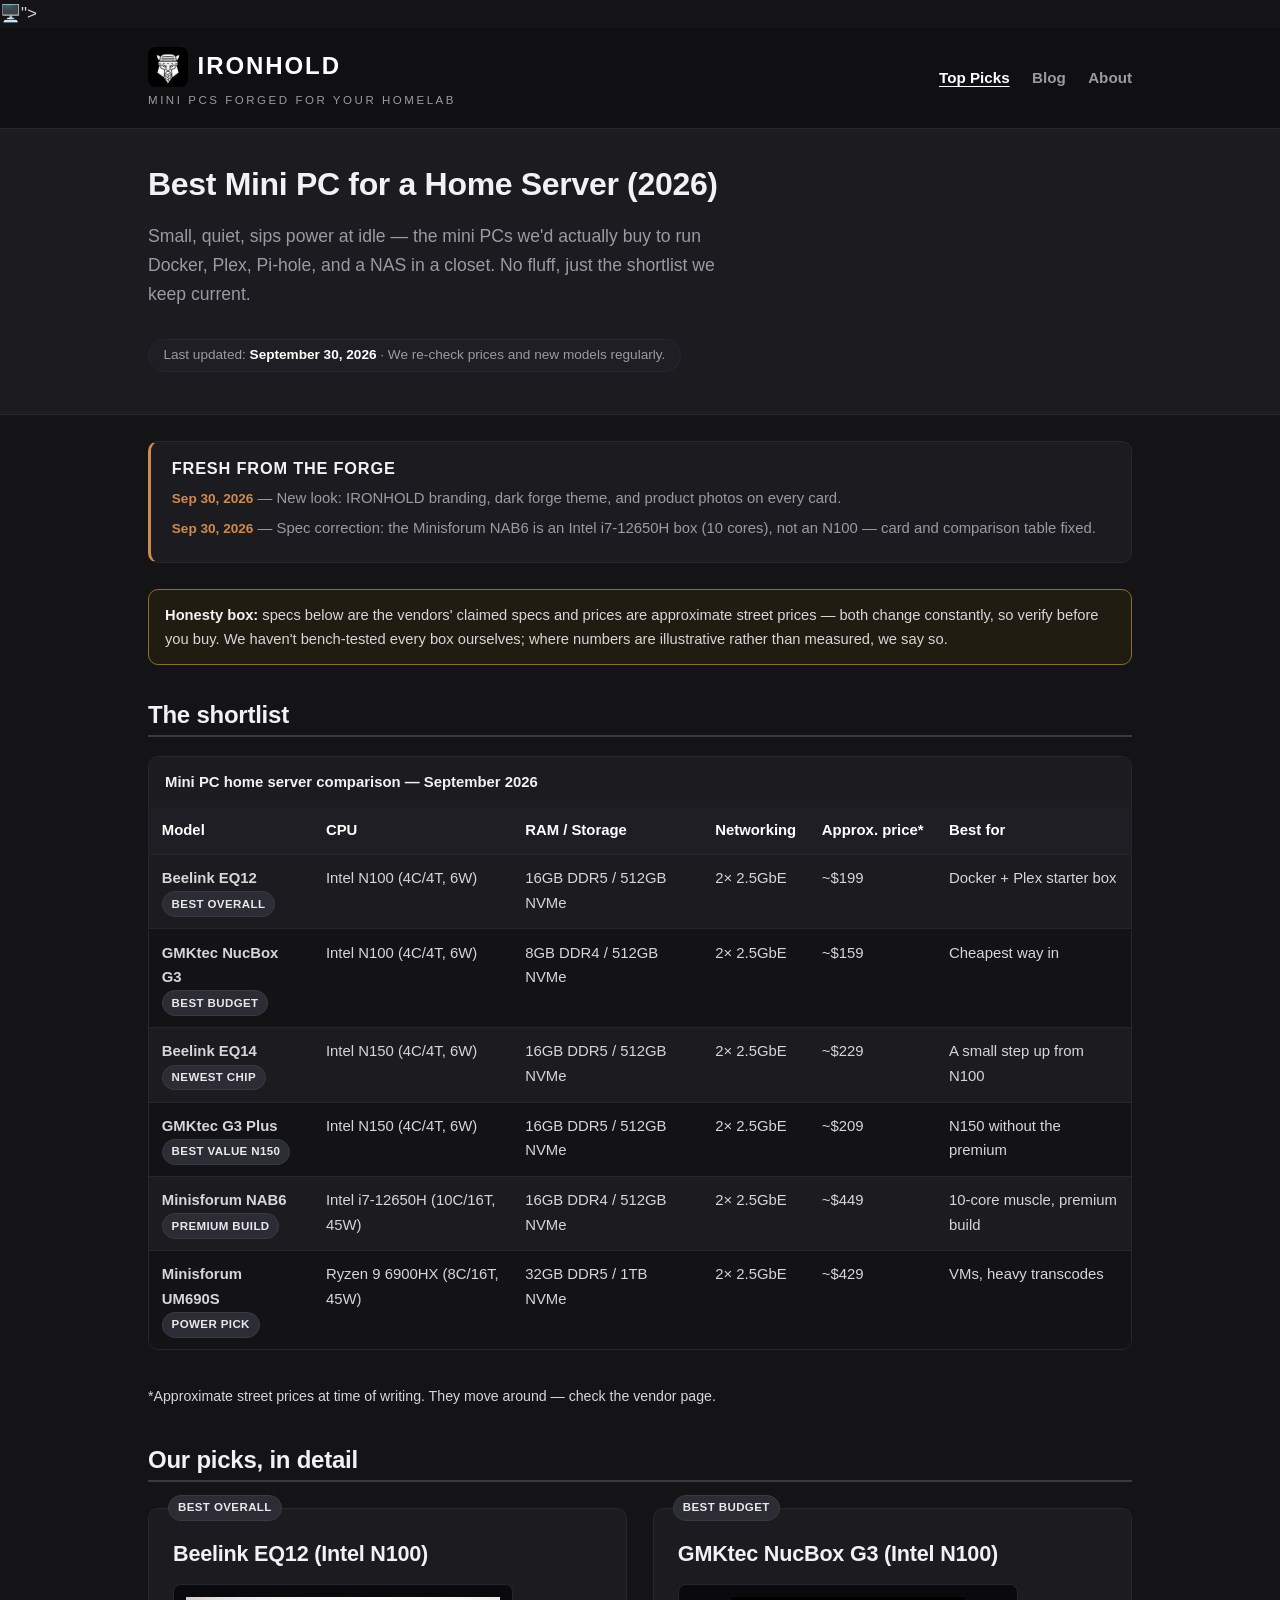
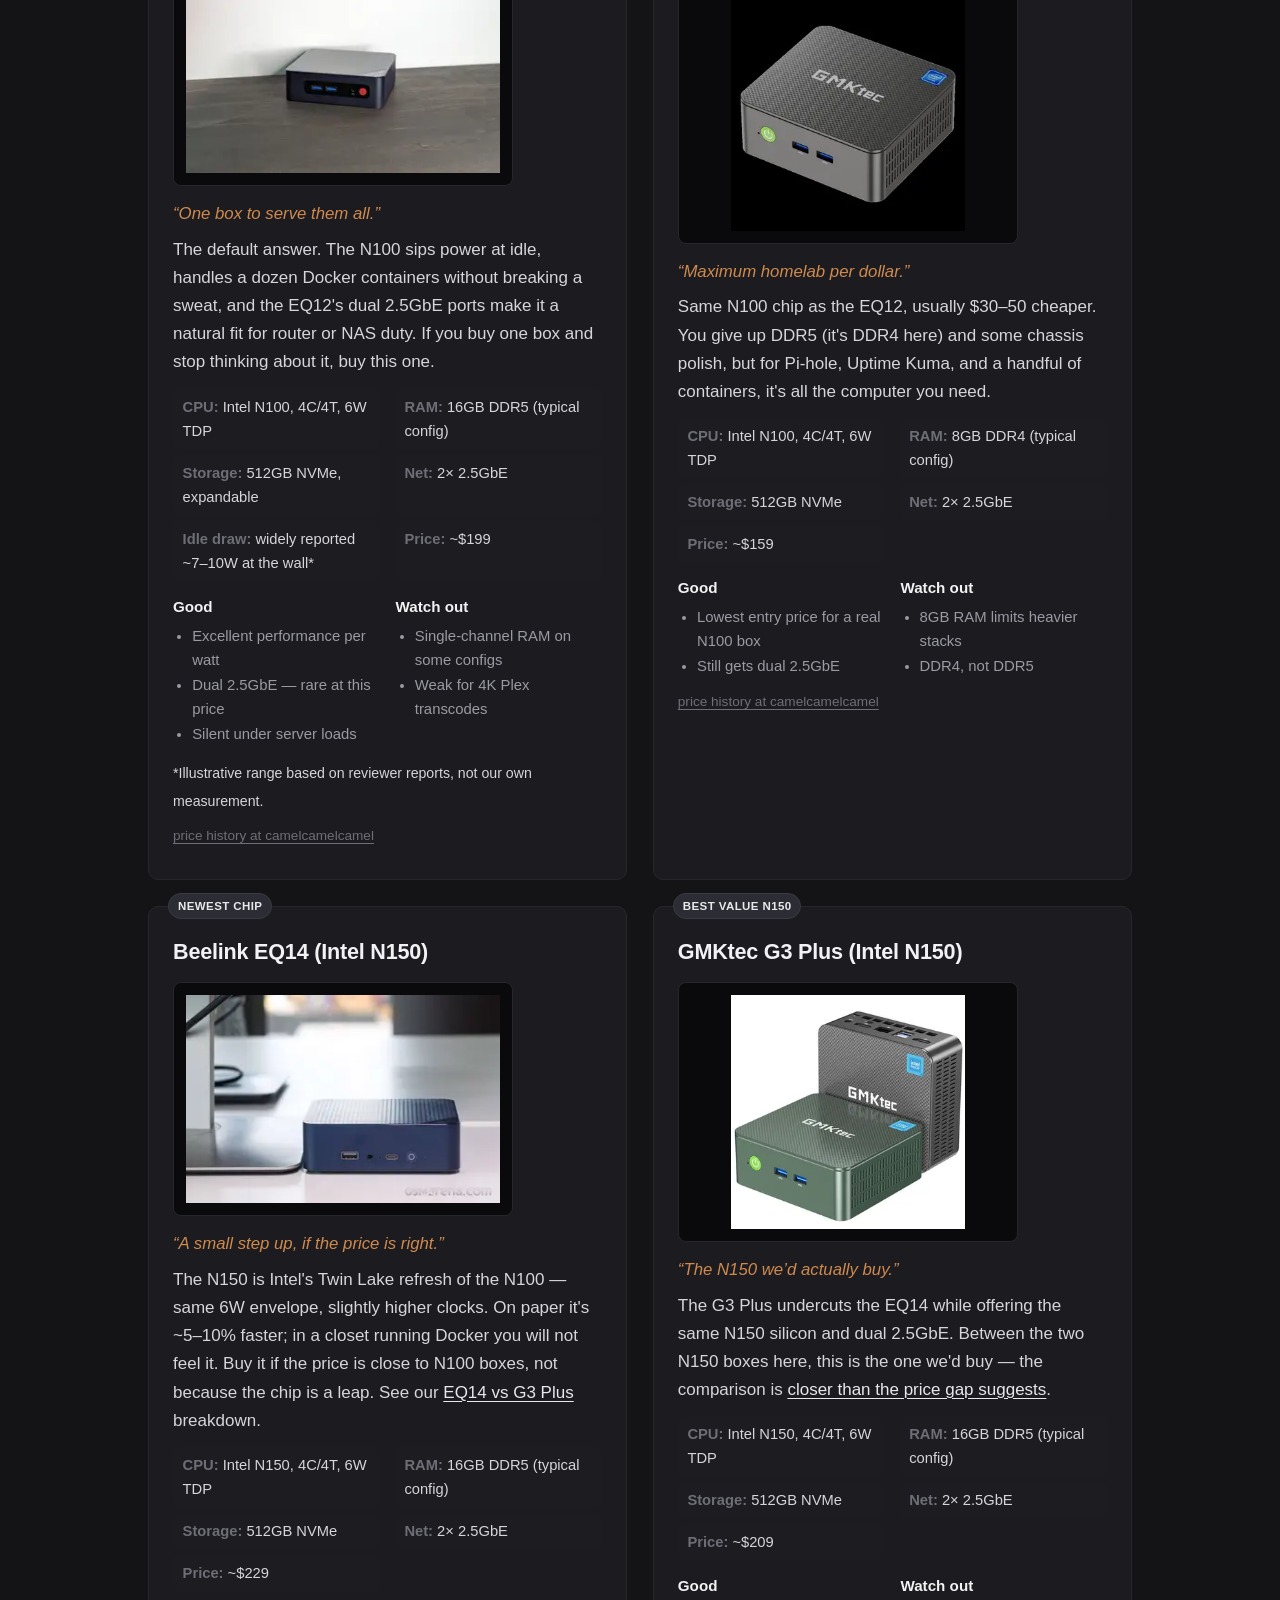
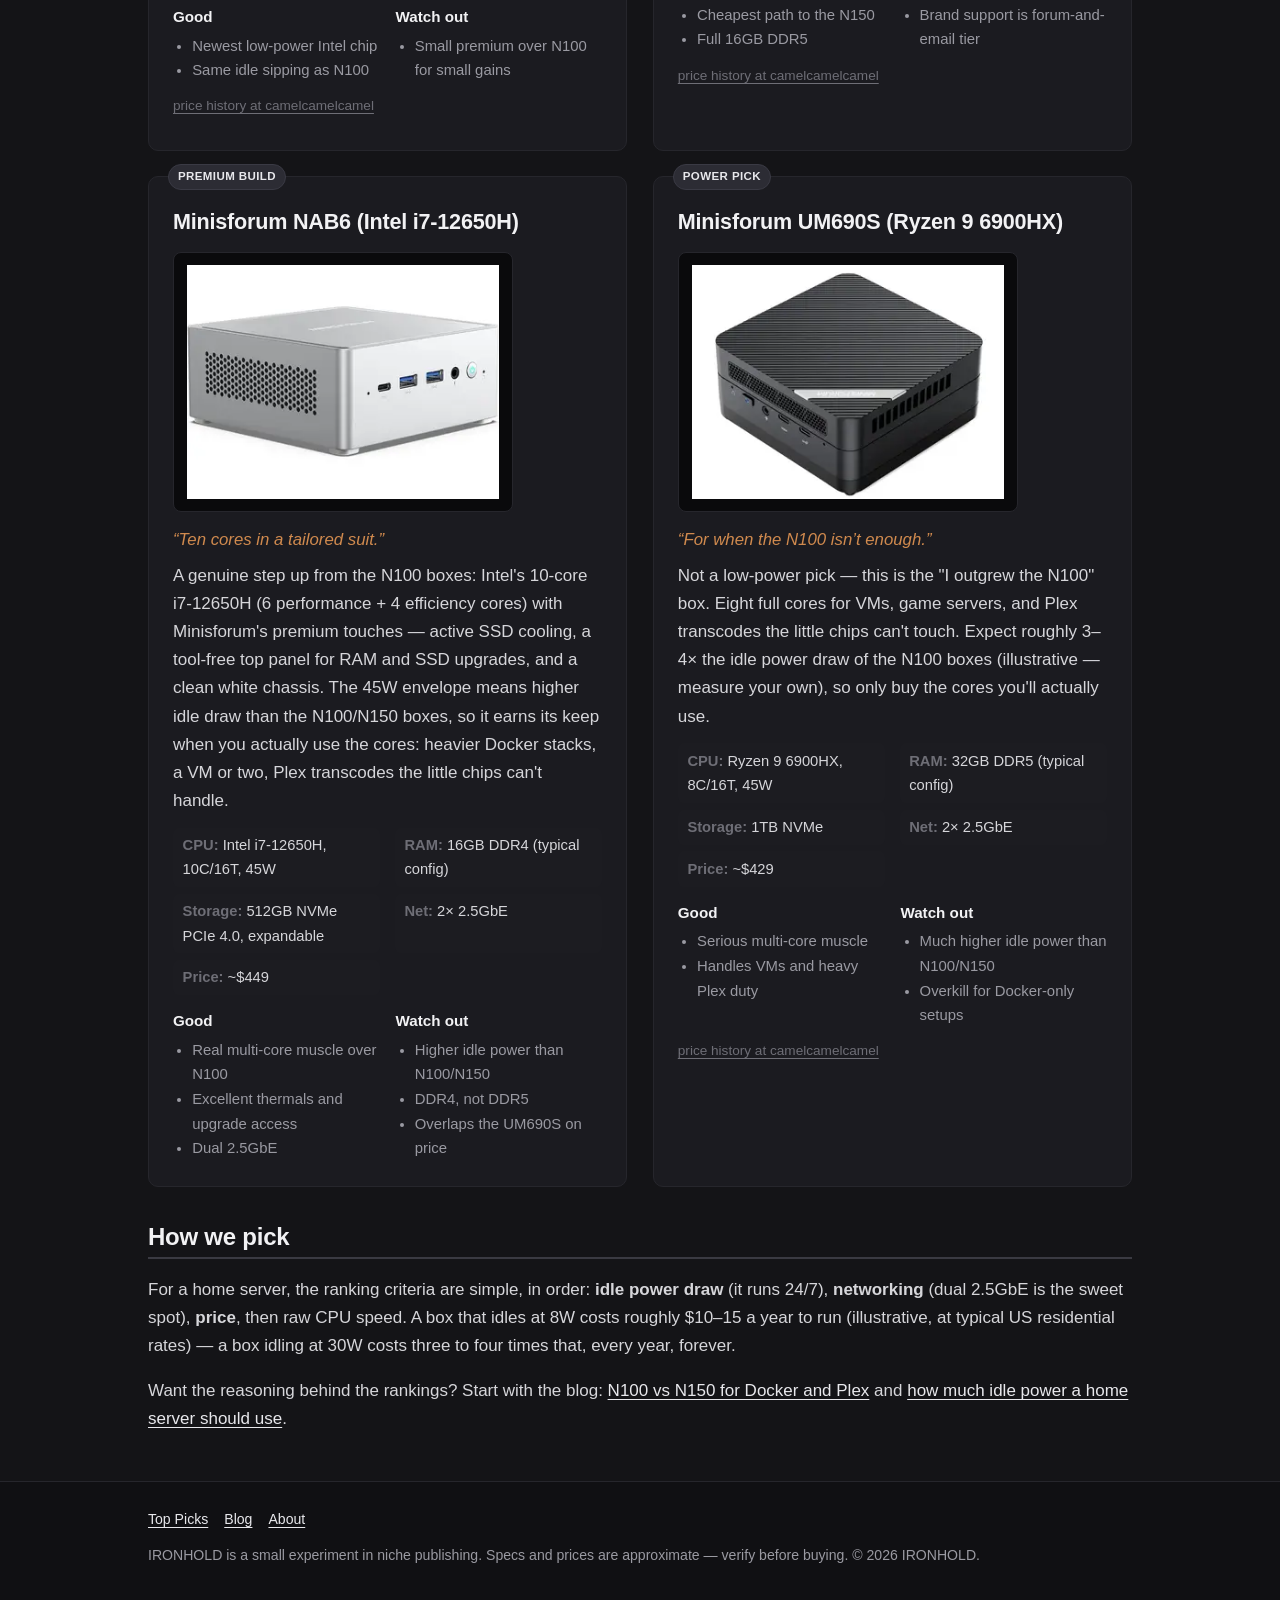
<file: index.html>
<!DOCTYPE html>
<html lang="en">
<head>
  <meta charset="utf-8">
  <meta name="viewport" content="width=device-width, initial-scale=1">
  <title>Best Mini PC for Home Server (2026) — IRONHOLD</title>
  <meta name="description" content="The best mini PCs for a home server in 2026: N100 and N150 picks from Beelink, GMKtec and Minisforum, compared for Docker, Plex, NAS duty and idle power. Updated regularly.">
  <link rel="stylesheet" href="style.css">
  <link rel="icon" href="[data-uri]"><text y='.9em' font-size='90'>🖥️</text></svg>">
</head>
<body>
<a class="skip" href="#main">Skip to content</a>
<header class="site-header">
  <div class="container">
    <a class="brand" href="index.html"><img class="brand-logo" src="[data-uri]" alt="Ironhold dwarf helmet logo">IRONHOLD<small>MINI PCS FORGED FOR YOUR HOMELAB</small></a>
    <nav class="site-nav" aria-label="Main navigation">
      <ul>
        <li><a href="index.html" aria-current="page">Top Picks</a></li>
        <li><a href="blog/">Blog</a></li>
        <li><a href="about.html">About</a></li>
      </ul>
    </nav>
  </div>
</header>

<main id="main">
  <section class="hero">
    <div class="container">
      <h1>Best Mini PC for a Home Server (2026)</h1>
      <p class="lede">Small, quiet, sips power at idle — the mini PCs we'd actually buy to run Docker, Plex, Pi-hole, and a NAS in a closet. No fluff, just the shortlist we keep current.</p>
      <p class="updated">Last updated: <strong>September 30, 2026</strong> · We re-check prices and new models regularly.</p>
    </div>
  </section>

  <div class="container">
    <aside class="fresh-box">
      <h2>Fresh from the forge</h2>
      <ul>
        <li><time>Sep 30, 2026</time> — New look: IRONHOLD branding, dark forge theme, and product photos on every card.</li>
        <li><time>Sep 30, 2026</time> — Spec correction: the Minisforum NAB6 is an Intel i7-12650H box (10 cores), not an N100 — card and comparison table fixed.</li>
      </ul>
    </aside>

    <div class="notice" role="note">
      <strong>Honesty box:</strong> specs below are the vendors' claimed specs and prices are approximate street prices — both change constantly, so verify before you buy. We haven't bench-tested every box ourselves; where numbers are illustrative rather than measured, we say so.
    </div>

    <h2>The shortlist</h2>
    <div class="table-wrap">
      <table class="compare">
        <caption>Mini PC home server comparison — September 2026</caption>
        <thead>
          <tr>
            <th scope="col">Model</th>
            <th scope="col">CPU</th>
            <th scope="col">RAM / Storage</th>
            <th scope="col">Networking</th>
            <th scope="col">Approx. price*</th>
            <th scope="col">Best for</th>
          </tr>
        </thead>
        <tbody>
          <tr>
            <td><strong>Beelink EQ12</strong><br><span class="badge">Best overall</span></td>
            <td>Intel N100 (4C/4T, 6W)</td>
            <td>16GB DDR5 / 512GB NVMe</td>
            <td>2× 2.5GbE</td>
            <td>~$199</td>
            <td>Docker + Plex starter box</td>
          </tr>
          <tr>
            <td><strong>GMKtec NucBox G3</strong><br><span class="badge">Best budget</span></td>
            <td>Intel N100 (4C/4T, 6W)</td>
            <td>8GB DDR4 / 512GB NVMe</td>
            <td>2× 2.5GbE</td>
            <td>~$159</td>
            <td>Cheapest way in</td>
          </tr>
          <tr>
            <td><strong>Beelink EQ14</strong><br><span class="badge">Newest chip</span></td>
            <td>Intel N150 (4C/4T, 6W)</td>
            <td>16GB DDR5 / 512GB NVMe</td>
            <td>2× 2.5GbE</td>
            <td>~$229</td>
            <td>A small step up from N100</td>
          </tr>
          <tr>
            <td><strong>GMKtec G3 Plus</strong><br><span class="badge">Best value N150</span></td>
            <td>Intel N150 (4C/4T, 6W)</td>
            <td>16GB DDR5 / 512GB NVMe</td>
            <td>2× 2.5GbE</td>
            <td>~$209</td>
            <td>N150 without the premium</td>
          </tr>
          <tr>
            <td><strong>Minisforum NAB6</strong><br><span class="badge">Premium build</span></td>
            <td>Intel i7-12650H (10C/16T, 45W)</td>
            <td>16GB DDR4 / 512GB NVMe</td>
            <td>2× 2.5GbE</td>
            <td>~$449</td>
            <td>10-core muscle, premium build</td>
          </tr>
          <tr>
            <td><strong>Minisforum UM690S</strong><br><span class="badge">Power pick</span></td>
            <td>Ryzen 9 6900HX (8C/16T, 45W)</td>
            <td>32GB DDR5 / 1TB NVMe</td>
            <td>2× 2.5GbE</td>
            <td>~$429</td>
            <td>VMs, heavy transcodes</td>
          </tr>
        </tbody>
      </table>
    </div>
    <p><small>*Approximate street prices at time of writing. They move around — check the vendor page.</small></p>

    <h2>Our picks, in detail</h2>
    <div class="pick-grid">

    <article class="pick">
      <span class="badge">Best overall</span>
      <h3>Beelink EQ12 (Intel N100)</h3>
      <img class="pick-img" src="[data-uri]" alt="Beelink EQ12 mini PC" loading="lazy">
      <p class="tagline">&ldquo;One box to serve them all.&rdquo;</p>
      <p class="verdict">The default answer. The N100 sips power at idle, handles a dozen Docker containers without breaking a sweat, and the EQ12's dual 2.5GbE ports make it a natural fit for router or NAS duty. If you buy one box and stop thinking about it, buy this one.</p>
      <ul class="spec-list">
        <li><strong>CPU:</strong> Intel N100, 4C/4T, 6W TDP</li>
        <li><strong>RAM:</strong> 16GB DDR5 (typical config)</li>
        <li><strong>Storage:</strong> 512GB NVMe, expandable</li>
        <li><strong>Net:</strong> 2× 2.5GbE</li>
        <li><strong>Idle draw:</strong> widely reported ~7–10W at the wall*</li>
        <li><strong>Price:</strong> ~$199</li>
      </ul>
      <div class="pros-cons">
        <div><h4>Good</h4><ul><li>Excellent performance per watt</li><li>Dual 2.5GbE — rare at this price</li><li>Silent under server loads</li></ul></div>
        <div><h4>Watch out</h4><ul><li>Single-channel RAM on some configs</li><li>Weak for 4K Plex transcodes</li></ul></div>
      </div>
      <p><small>*Illustrative range based on reviewer reports, not our own measurement.</small></p>
    
      <p class="hist-link"><a href="https://camelcamelcamel.com/product/B09DPMHS9R" target="_blank" rel="noopener">price history at camelcamelcamel</a></p>
    </article>

    <article class="pick">
      <span class="badge">Best budget</span>
      <h3>GMKtec NucBox G3 (Intel N100)</h3>
      <img class="pick-img" src="[data-uri]" alt="GMKtec NucBox G3 mini PC" loading="lazy">
      <p class="tagline">&ldquo;Maximum homelab per dollar.&rdquo;</p>
      <p class="verdict">Same N100 chip as the EQ12, usually $30–50 cheaper. You give up DDR5 (it's DDR4 here) and some chassis polish, but for Pi-hole, Uptime Kuma, and a handful of containers, it's all the computer you need.</p>
      <ul class="spec-list">
        <li><strong>CPU:</strong> Intel N100, 4C/4T, 6W TDP</li>
        <li><strong>RAM:</strong> 8GB DDR4 (typical config)</li>
        <li><strong>Storage:</strong> 512GB NVMe</li>
        <li><strong>Net:</strong> 2× 2.5GbE</li>
        <li><strong>Price:</strong> ~$159</li>
      </ul>
      <div class="pros-cons">
        <div><h4>Good</h4><ul><li>Lowest entry price for a real N100 box</li><li>Still gets dual 2.5GbE</li></ul></div>
        <div><h4>Watch out</h4><ul><li>8GB RAM limits heavier stacks</li><li>DDR4, not DDR5</li></ul></div>
      </div>
    
      <p class="hist-link"><a href="https://camelcamelcamel.com/product/B0CQ4C9ZY1" target="_blank" rel="noopener">price history at camelcamelcamel</a></p>
    </article>

    <article class="pick">
      <span class="badge">Newest chip</span>
      <h3>Beelink EQ14 (Intel N150)</h3>
      <img class="pick-img" src="[data-uri]" alt="Beelink EQ14 mini PC" loading="lazy">
      <p class="tagline">&ldquo;A small step up, if the price is right.&rdquo;</p>
      <p class="verdict">The N150 is Intel's Twin Lake refresh of the N100 — same 6W envelope, slightly higher clocks. On paper it's ~5–10% faster; in a closet running Docker you will not feel it. Buy it if the price is close to N100 boxes, not because the chip is a leap. See our <a href="blog/beelink-eq14-vs-gmktec-g3-plus.html">EQ14 vs G3 Plus</a> breakdown.</p>
      <ul class="spec-list">
        <li><strong>CPU:</strong> Intel N150, 4C/4T, 6W TDP</li>
        <li><strong>RAM:</strong> 16GB DDR5 (typical config)</li>
        <li><strong>Storage:</strong> 512GB NVMe</li>
        <li><strong>Net:</strong> 2× 2.5GbE</li>
        <li><strong>Price:</strong> ~$229</li>
      </ul>
      <div class="pros-cons">
        <div><h4>Good</h4><ul><li>Newest low-power Intel chip</li><li>Same idle sipping as N100</li></ul></div>
        <div><h4>Watch out</h4><ul><li>Small premium over N100 for small gains</li></ul></div>
      </div>
    
      <p class="hist-link"><a href="https://camelcamelcamel.com/product/B0C81DGX1C" target="_blank" rel="noopener">price history at camelcamelcamel</a></p>
    </article>

    <article class="pick">
      <span class="badge">Best value N150</span>
      <h3>GMKtec G3 Plus (Intel N150)</h3>
      <img class="pick-img" src="[data-uri]" alt="GMKtec G3 Plus mini PC" loading="lazy">
      <p class="tagline">&ldquo;The N150 we’d actually buy.&rdquo;</p>
      <p class="verdict">The G3 Plus undercuts the EQ14 while offering the same N150 silicon and dual 2.5GbE. Between the two N150 boxes here, this is the one we'd buy — the comparison is <a href="blog/beelink-eq14-vs-gmktec-g3-plus.html">closer than the price gap suggests</a>.</p>
      <ul class="spec-list">
        <li><strong>CPU:</strong> Intel N150, 4C/4T, 6W TDP</li>
        <li><strong>RAM:</strong> 16GB DDR5 (typical config)</li>
        <li><strong>Storage:</strong> 512GB NVMe</li>
        <li><strong>Net:</strong> 2× 2.5GbE</li>
        <li><strong>Price:</strong> ~$209</li>
      </ul>
      <div class="pros-cons">
        <div><h4>Good</h4><ul><li>Cheapest path to the N150</li><li>Full 16GB DDR5</li></ul></div>
        <div><h4>Watch out</h4><ul><li>Brand support is forum-and-email tier</li></ul></div>
      </div>
    
      <p class="hist-link"><a href="https://camelcamelcamel.com/product/B0CXPNHHNW" target="_blank" rel="noopener">price history at camelcamelcamel</a></p>
    </article>

    <article class="pick">
      <span class="badge">Premium build</span>
      <h3>Minisforum NAB6 (Intel i7-12650H)</h3>
      <img class="pick-img" src="[data-uri]" alt="Minisforum NAB6 mini PC" loading="lazy">
      <p class="tagline">&ldquo;Ten cores in a tailored suit.&rdquo;</p>
      <p class="verdict">A genuine step up from the N100 boxes: Intel's 10-core i7-12650H (6 performance + 4 efficiency cores) with Minisforum's premium touches — active SSD cooling, a tool-free top panel for RAM and SSD upgrades, and a clean white chassis. The 45W envelope means higher idle draw than the N100/N150 boxes, so it earns its keep when you actually use the cores: heavier Docker stacks, a VM or two, Plex transcodes the little chips can't handle.</p>
      <ul class="spec-list">
        <li><strong>CPU:</strong> Intel i7-12650H, 10C/16T, 45W</li>
        <li><strong>RAM:</strong> 16GB DDR4 (typical config)</li>
        <li><strong>Storage:</strong> 512GB NVMe PCIe 4.0, expandable</li>
        <li><strong>Net:</strong> 2× 2.5GbE</li>
        <li><strong>Price:</strong> ~$449</li>
      </ul>
      <div class="pros-cons">
        <div><h4>Good</h4><ul><li>Real multi-core muscle over N100</li><li>Excellent thermals and upgrade access</li><li>Dual 2.5GbE</li></ul></div>
        <div><h4>Watch out</h4><ul><li>Higher idle power than N100/N150</li><li>DDR4, not DDR5</li><li>Overlaps the UM690S on price</li></ul></div>
      </div>
    </article>

    <article class="pick">
      <span class="badge">Power pick</span>
      <h3>Minisforum UM690S (Ryzen 9 6900HX)</h3>
      <img class="pick-img" src="[data-uri]" alt="Minisforum UM690S mini PC" loading="lazy">
      <p class="tagline">&ldquo;For when the N100 isn’t enough.&rdquo;</p>
      <p class="verdict">Not a low-power pick — this is the "I outgrew the N100" box. Eight full cores for VMs, game servers, and Plex transcodes the little chips can't touch. Expect roughly 3–4× the idle power draw of the N100 boxes (illustrative — measure your own), so only buy the cores you'll actually use.</p>
      <ul class="spec-list">
        <li><strong>CPU:</strong> Ryzen 9 6900HX, 8C/16T, 45W</li>
        <li><strong>RAM:</strong> 32GB DDR5 (typical config)</li>
        <li><strong>Storage:</strong> 1TB NVMe</li>
        <li><strong>Net:</strong> 2× 2.5GbE</li>
        <li><strong>Price:</strong> ~$429</li>
      </ul>
      <div class="pros-cons">
        <div><h4>Good</h4><ul><li>Serious multi-core muscle</li><li>Handles VMs and heavy Plex duty</li></ul></div>
        <div><h4>Watch out</h4><ul><li>Much higher idle power than N100/N150</li><li>Overkill for Docker-only setups</li></ul></div>
      </div>
    
      <p class="hist-link"><a href="https://camelcamelcamel.com/product/B0BRMM28FW" target="_blank" rel="noopener">price history at camelcamelcamel</a></p>
    </article>

        </div>

    <h2>How we pick</h2>
    <p>For a home server, the ranking criteria are simple, in order: <strong>idle power draw</strong> (it runs 24/7), <strong>networking</strong> (dual 2.5GbE is the sweet spot), <strong>price</strong>, then raw CPU speed. A box that idles at 8W costs roughly $10–15 a year to run (illustrative, at typical US residential rates) — a box idling at 30W costs three to four times that, every year, forever.</p>
    <p>Want the reasoning behind the rankings? Start with the blog: <a href="blog/n100-vs-n150-docker-plex.html">N100 vs N150 for Docker and Plex</a> and <a href="blog/how-much-idle-power-home-server.html">how much idle power a home server should use</a>.</p>
  </div>
</main>

<footer class="site-footer">
  <div class="container">
    <nav aria-label="Footer navigation">
      <ul>
        <li><a href="index.html">Top Picks</a></li>
        <li><a href="blog/">Blog</a></li>
        <li><a href="about.html">About</a></li>
      </ul>
    </nav>
    <p>IRONHOLD is a small experiment in niche publishing. Specs and prices are approximate — verify before buying. © <span id="year">2026</span> IRONHOLD.</p>
  </div>
</footer>

<script src="script.js"></script>
<!-- Cloudflare Web Analytics --><script type='module' src='https://static.cloudflareinsights.com/beacon.min.js' data-cf-beacon='{"token": "d5a52368ee3c4a71baa21be4d5ca2a77"}'></script><!-- End Cloudflare Web Analytics -->
</body>
</html>
</file>
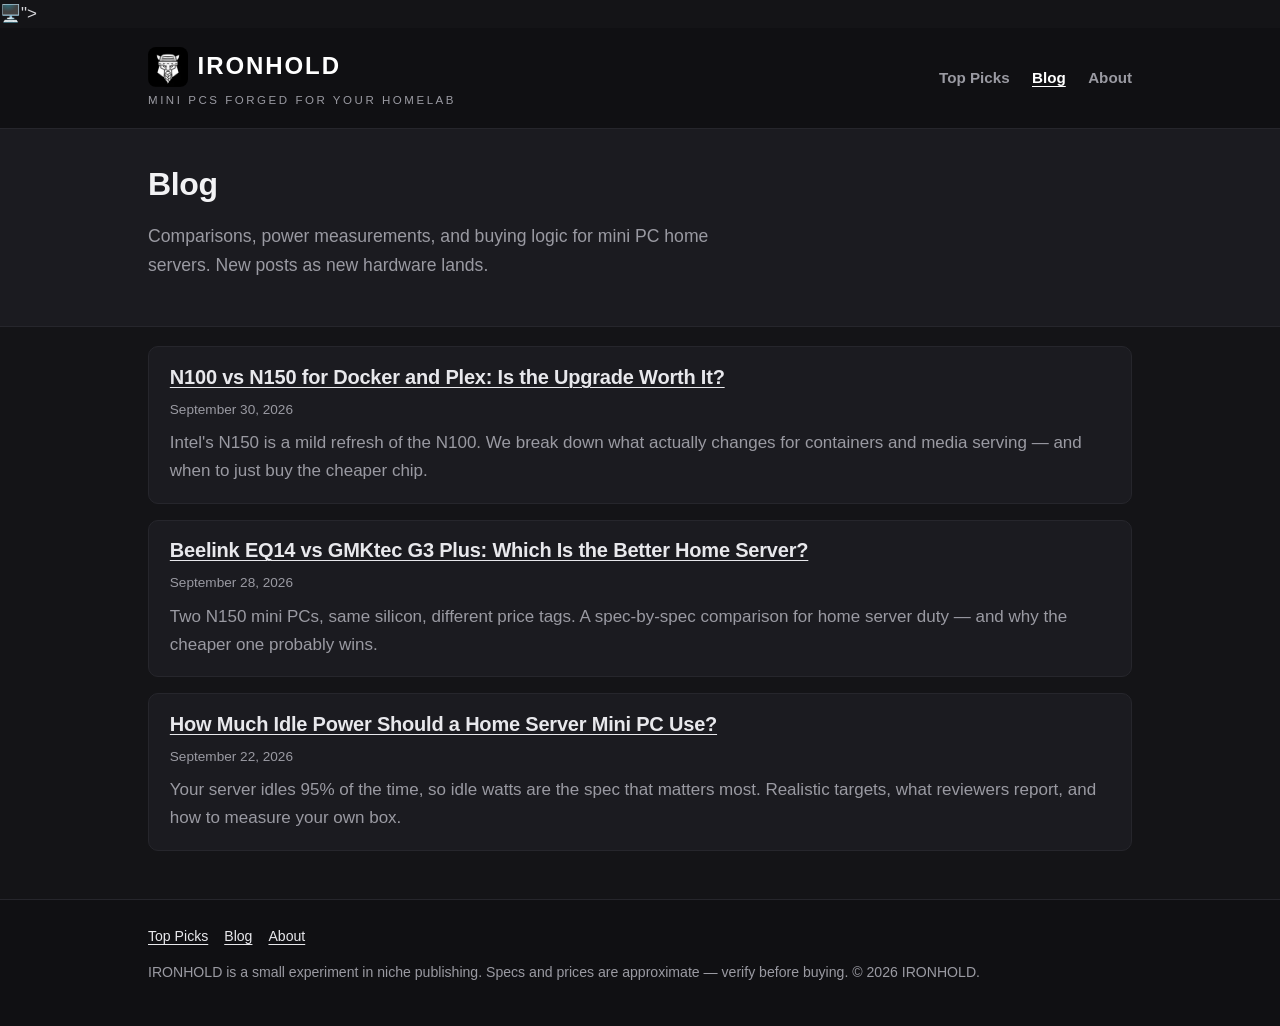
<file: blog/index.html>
<!DOCTYPE html>
<html lang="en">
<head>
  <meta charset="utf-8">
  <meta name="viewport" content="width=device-width, initial-scale=1">
  <title>Blog — Mini PC Home Server Guides | IRONHOLD</title>
  <meta name="description" content="Guides and comparisons for mini PC home servers: N100 vs N150, idle power targets, and head-to-head box comparisons for Docker, Plex and NAS duty.">
  <link rel="stylesheet" href="../style.css">
  <link rel="icon" href="[data-uri]"><text y='.9em' font-size='90'>🖥️</text></svg>">
</head>
<body>
<a class="skip" href="#main">Skip to content</a>
<header class="site-header">
  <div class="container">
    <a class="brand" href="../index.html"><img class="brand-logo" src="[data-uri]" alt="Ironhold dwarf helmet logo">IRONHOLD<small>MINI PCS FORGED FOR YOUR HOMELAB</small></a>
    <nav class="site-nav" aria-label="Main navigation">
      <ul>
        <li><a href="../index.html">Top Picks</a></li>
        <li><a href="index.html" aria-current="page">Blog</a></li>
        <li><a href="../about.html">About</a></li>
      </ul>
    </nav>
  </div>
</header>

<main id="main">
  <section class="hero">
    <div class="container">
      <h1>Blog</h1>
      <p class="lede">Comparisons, power measurements, and buying logic for mini PC home servers. New posts as new hardware lands.</p>
    </div>
  </section>

  <div class="container">
    <ul class="post-list">
      <li>
        <h2><a href="n100-vs-n150-docker-plex.html">N100 vs N150 for Docker and Plex: Is the Upgrade Worth It?</a></h2>
        <time datetime="2026-09-30">September 30, 2026</time>
        <p>Intel's N150 is a mild refresh of the N100. We break down what actually changes for containers and media serving — and when to just buy the cheaper chip.</p>
      </li>
      <li>
        <h2><a href="beelink-eq14-vs-gmktec-g3-plus.html">Beelink EQ14 vs GMKtec G3 Plus: Which Is the Better Home Server?</a></h2>
        <time datetime="2026-09-28">September 28, 2026</time>
        <p>Two N150 mini PCs, same silicon, different price tags. A spec-by-spec comparison for home server duty — and why the cheaper one probably wins.</p>
      </li>
      <li>
        <h2><a href="how-much-idle-power-home-server.html">How Much Idle Power Should a Home Server Mini PC Use?</a></h2>
        <time datetime="2026-09-22">September 22, 2026</time>
        <p>Your server idles 95% of the time, so idle watts are the spec that matters most. Realistic targets, what reviewers report, and how to measure your own box.</p>
      </li>
    </ul>
  </div>
</main>

<footer class="site-footer">
  <div class="container">
    <nav aria-label="Footer navigation">
      <ul>
        <li><a href="../index.html">Top Picks</a></li>
        <li><a href="index.html">Blog</a></li>
        <li><a href="../about.html">About</a></li>
      </ul>
    </nav>
    <p>IRONHOLD is a small experiment in niche publishing. Specs and prices are approximate — verify before buying. © <span id="year">2026</span> IRONHOLD.</p>
  </div>
</footer>

<script src="../script.js"></script>
<!-- Cloudflare Web Analytics --><script type='module' src='https://static.cloudflareinsights.com/beacon.min.js' data-cf-beacon='{"token": "d5a52368ee3c4a71baa21be4d5ca2a77"}'></script><!-- End Cloudflare Web Analytics -->
</body>
</html>
</file>
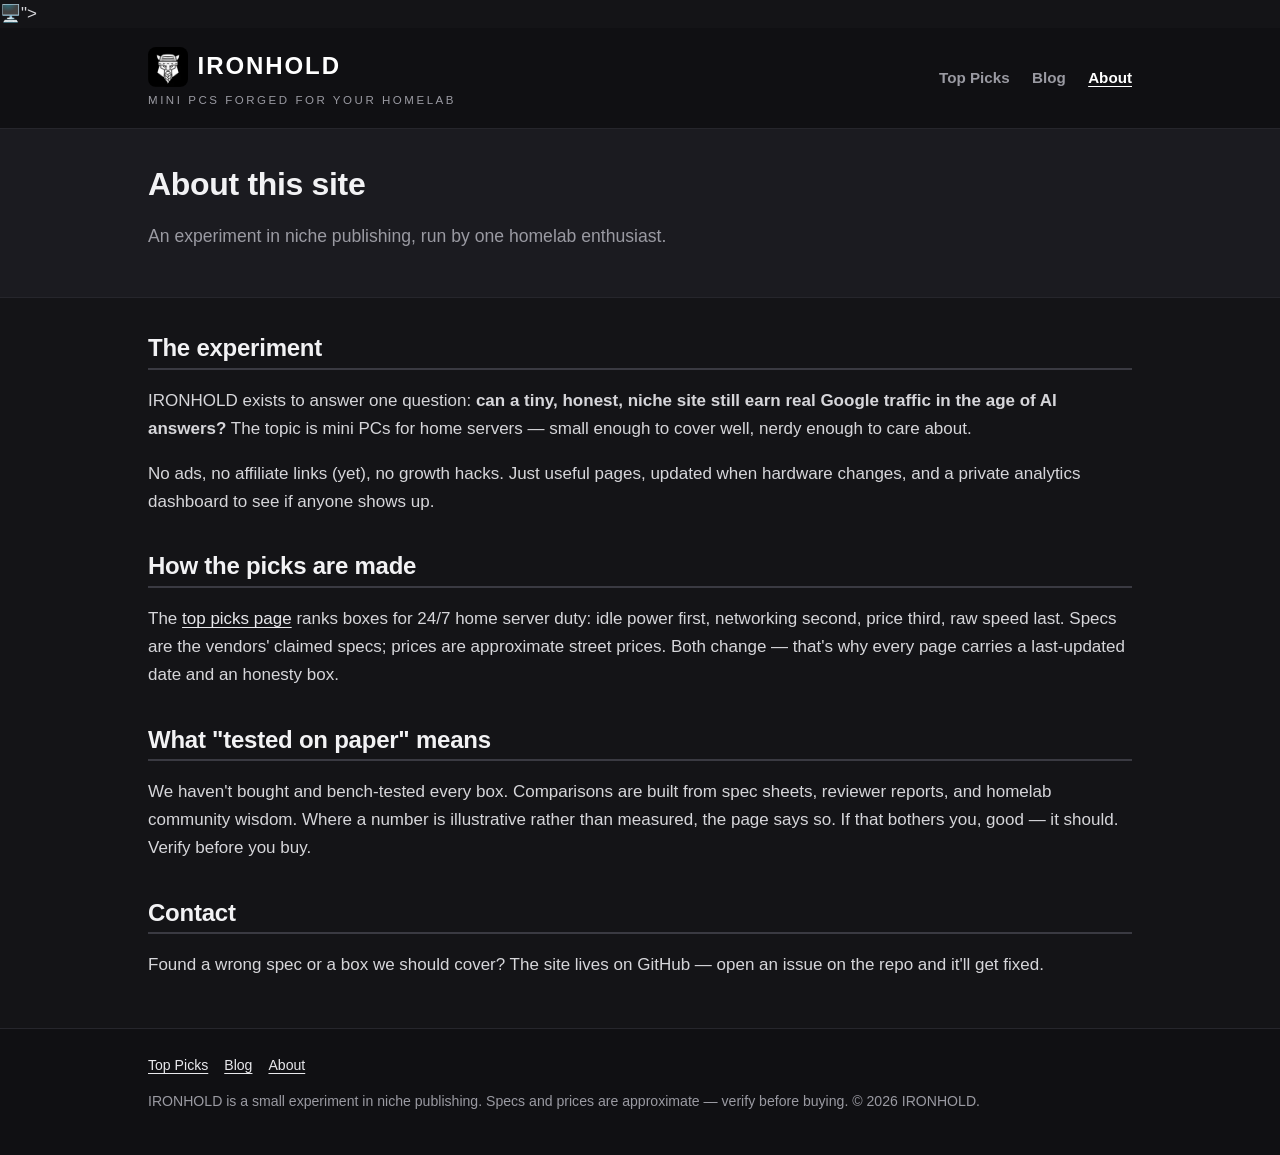
<file: about.html>
<!DOCTYPE html>
<html lang="en">
<head>
  <meta charset="utf-8">
  <meta name="viewport" content="width=device-width, initial-scale=1">
  <title>About — IRONHOLD</title>
  <meta name="description" content="IRONHOLD is a small experiment: can a niche mini PC home server site earn real Google traffic? How the picks are made and what the honesty box means.">
  <link rel="stylesheet" href="style.css">
  <link rel="icon" href="[data-uri]"><text y='.9em' font-size='90'>🖥️</text></svg>">
</head>
<body>
<a class="skip" href="#main">Skip to content</a>
<header class="site-header">
  <div class="container">
    <a class="brand" href="index.html"><img class="brand-logo" src="[data-uri]" alt="Ironhold dwarf helmet logo">IRONHOLD<small>MINI PCS FORGED FOR YOUR HOMELAB</small></a>
    <nav class="site-nav" aria-label="Main navigation">
      <ul>
        <li><a href="index.html">Top Picks</a></li>
        <li><a href="blog/">Blog</a></li>
        <li><a href="about.html" aria-current="page">About</a></li>
      </ul>
    </nav>
  </div>
</header>

<main id="main">
  <section class="hero">
    <div class="container">
      <h1>About this site</h1>
      <p class="lede">An experiment in niche publishing, run by one homelab enthusiast.</p>
    </div>
  </section>

  <div class="container">
    <h2>The experiment</h2>
    <p>IRONHOLD exists to answer one question: <strong>can a tiny, honest, niche site still earn real Google traffic in the age of AI answers?</strong> The topic is mini PCs for home servers — small enough to cover well, nerdy enough to care about.</p>
    <p>No ads, no affiliate links (yet), no growth hacks. Just useful pages, updated when hardware changes, and a private analytics dashboard to see if anyone shows up.</p>

    <h2>How the picks are made</h2>
    <p>The <a href="index.html">top picks page</a> ranks boxes for 24/7 home server duty: idle power first, networking second, price third, raw speed last. Specs are the vendors' claimed specs; prices are approximate street prices. Both change — that's why every page carries a last-updated date and an honesty box.</p>

    <h2>What "tested on paper" means</h2>
    <p>We haven't bought and bench-tested every box. Comparisons are built from spec sheets, reviewer reports, and homelab community wisdom. Where a number is illustrative rather than measured, the page says so. If that bothers you, good — it should. Verify before you buy.</p>

    <h2>Contact</h2>
    <p>Found a wrong spec or a box we should cover? The site lives on GitHub — open an issue on the repo and it'll get fixed.</p>
  </div>
</main>

<footer class="site-footer">
  <div class="container">
    <nav aria-label="Footer navigation">
      <ul>
        <li><a href="index.html">Top Picks</a></li>
        <li><a href="blog/">Blog</a></li>
        <li><a href="about.html">About</a></li>
      </ul>
    </nav>
    <p>IRONHOLD is a small experiment in niche publishing. Specs and prices are approximate — verify before buying. © <span id="year">2026</span> IRONHOLD.</p>
  </div>
</footer>

<script src="script.js"></script>
<!-- Cloudflare Web Analytics --><script type='module' src='https://static.cloudflareinsights.com/beacon.min.js' data-cf-beacon='{"token": "d5a52368ee3c4a71baa21be4d5ca2a77"}'></script><!-- End Cloudflare Web Analytics -->
</body>
</html>
</file>
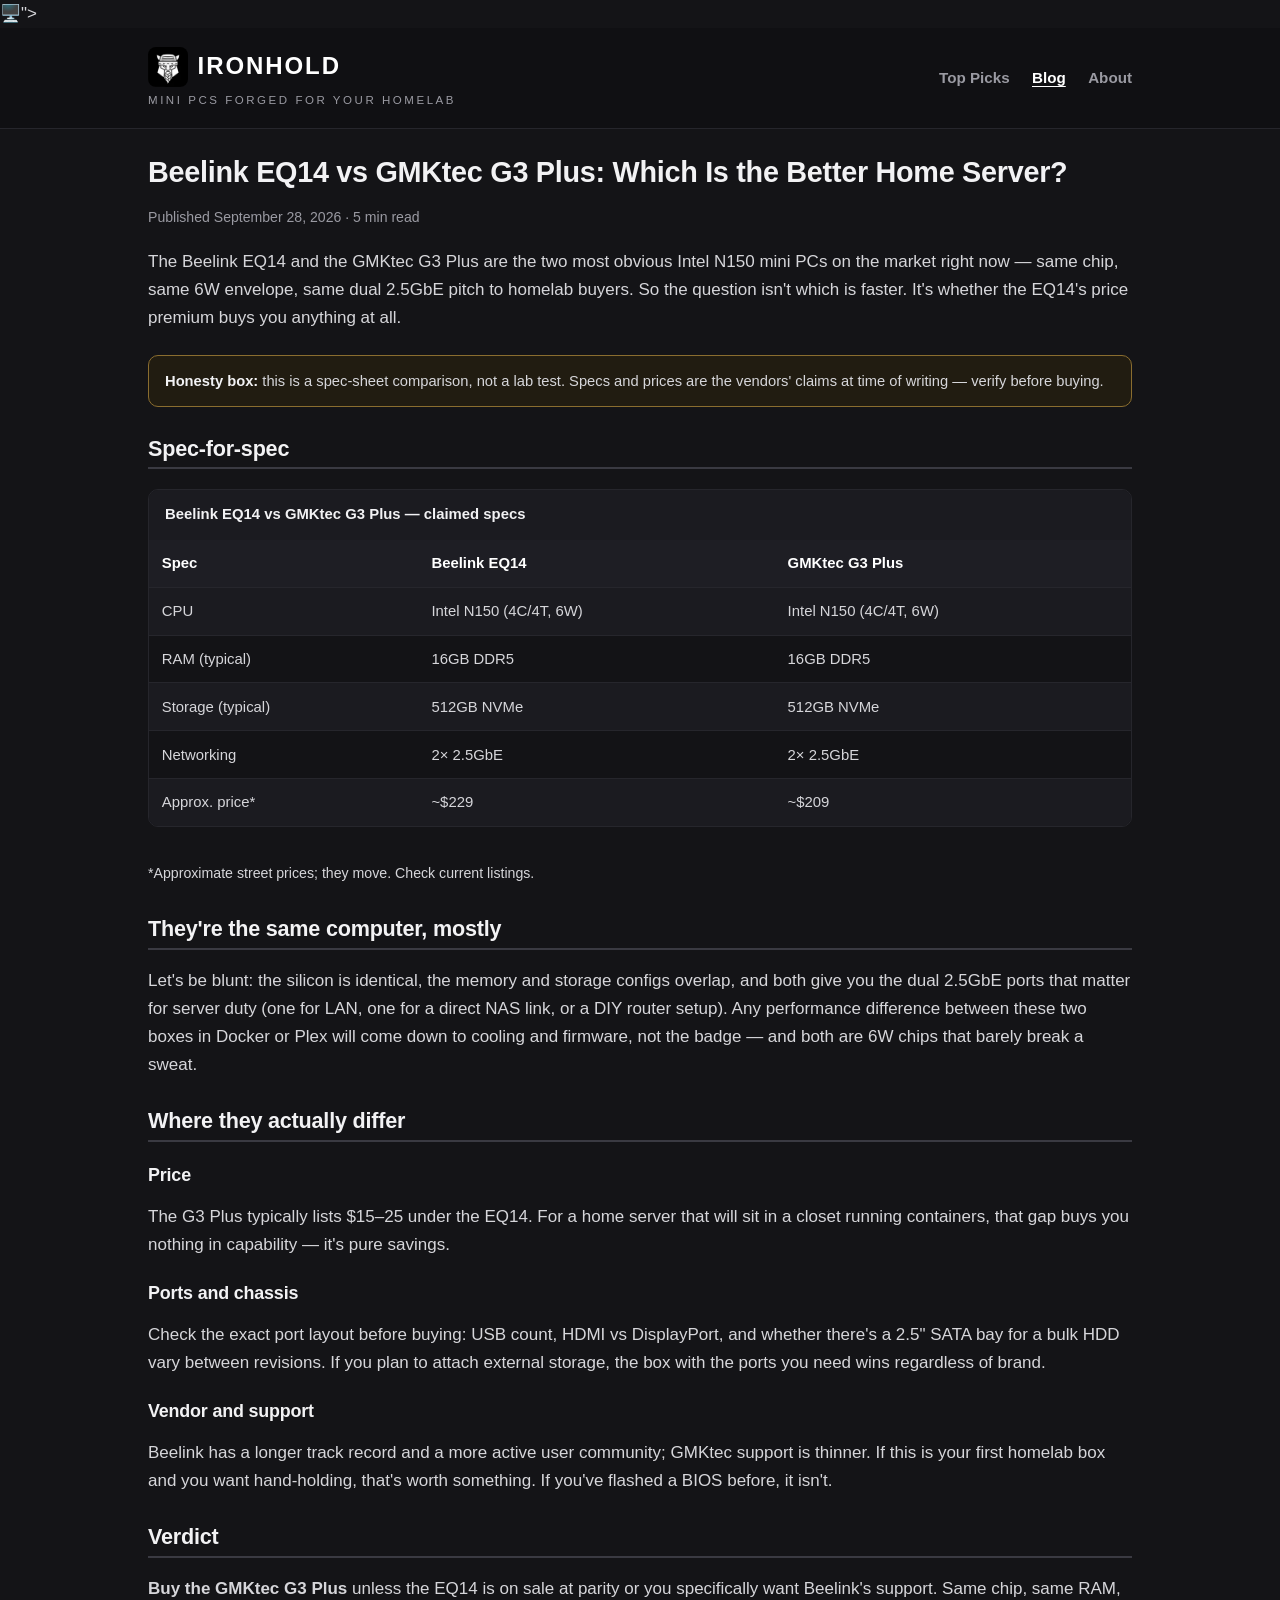
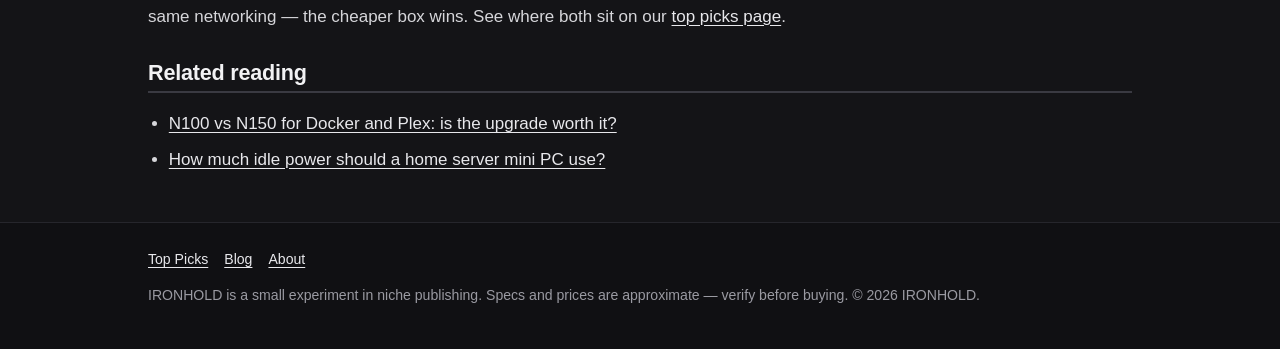
<file: blog/beelink-eq14-vs-gmktec-g3-plus.html>
<!DOCTYPE html>
<html lang="en">
<head>
  <meta charset="utf-8">
  <meta name="viewport" content="width=device-width, initial-scale=1">
  <title>Beelink EQ14 vs GMKtec G3 Plus: Best N150 Mini PC for Home Server (2026)</title>
  <meta name="description" content="Beelink EQ14 vs GMKtec G3 Plus compared for home server use: same Intel N150 chip, different prices. Specs, ports, and which one to buy for Docker, Plex and NAS duty.">
  <link rel="stylesheet" href="../style.css">
  <link rel="icon" href="[data-uri]"><text y='.9em' font-size='90'>🖥️</text></svg>">
</head>
<body>
<a class="skip" href="#main">Skip to content</a>
<header class="site-header">
  <div class="container">
    <a class="brand" href="../index.html"><img class="brand-logo" src="[data-uri]" alt="Ironhold dwarf helmet logo">IRONHOLD<small>MINI PCS FORGED FOR YOUR HOMELAB</small></a>
    <nav class="site-nav" aria-label="Main navigation">
      <ul>
        <li><a href="../index.html">Top Picks</a></li>
        <li><a href="index.html" aria-current="page">Blog</a></li>
        <li><a href="../about.html">About</a></li>
      </ul>
    </nav>
  </div>
</header>

<main id="main">
  <div class="container">
    <article class="post">
      <h1>Beelink EQ14 vs GMKtec G3 Plus: Which Is the Better Home Server?</h1>
      <p class="byline">Published <time datetime="2026-09-28">September 28, 2026</time> · 5 min read</p>

      <p>The Beelink EQ14 and the GMKtec G3 Plus are the two most obvious Intel N150 mini PCs on the market right now — same chip, same 6W envelope, same dual 2.5GbE pitch to homelab buyers. So the question isn't which is faster. It's whether the EQ14's price premium buys you anything at all.</p>

      <div class="notice" role="note"><strong>Honesty box:</strong> this is a spec-sheet comparison, not a lab test. Specs and prices are the vendors' claims at time of writing — verify before buying.</div>

      <h2>Spec-for-spec</h2>
      <div class="table-wrap">
        <table class="compare">
          <caption>Beelink EQ14 vs GMKtec G3 Plus — claimed specs</caption>
          <thead>
            <tr><th scope="col">Spec</th><th scope="col">Beelink EQ14</th><th scope="col">GMKtec G3 Plus</th></tr>
          </thead>
          <tbody>
            <tr><td>CPU</td><td>Intel N150 (4C/4T, 6W)</td><td>Intel N150 (4C/4T, 6W)</td></tr>
            <tr><td>RAM (typical)</td><td>16GB DDR5</td><td>16GB DDR5</td></tr>
            <tr><td>Storage (typical)</td><td>512GB NVMe</td><td>512GB NVMe</td></tr>
            <tr><td>Networking</td><td>2× 2.5GbE</td><td>2× 2.5GbE</td></tr>
            <tr><td>Approx. price*</td><td>~$229</td><td>~$209</td></tr>
          </tbody>
        </table>
      </div>
      <p><small>*Approximate street prices; they move. Check current listings.</small></p>

      <h2>They're the same computer, mostly</h2>
      <p>Let's be blunt: the silicon is identical, the memory and storage configs overlap, and both give you the dual 2.5GbE ports that matter for server duty (one for LAN, one for a direct NAS link, or a DIY router setup). Any performance difference between these two boxes in Docker or Plex will come down to cooling and firmware, not the badge — and both are 6W chips that barely break a sweat.</p>

      <h2>Where they actually differ</h2>
      <h3>Price</h3>
      <p>The G3 Plus typically lists $15–25 under the EQ14. For a home server that will sit in a closet running containers, that gap buys you nothing in capability — it's pure savings.</p>
      <h3>Ports and chassis</h3>
      <p>Check the exact port layout before buying: USB count, HDMI vs DisplayPort, and whether there's a 2.5" SATA bay for a bulk HDD vary between revisions. If you plan to attach external storage, the box with the ports you need wins regardless of brand.</p>
      <h3>Vendor and support</h3>
      <p>Beelink has a longer track record and a more active user community; GMKtec support is thinner. If this is your first homelab box and you want hand-holding, that's worth something. If you've flashed a BIOS before, it isn't.</p>

      <h2>Verdict</h2>
      <p><strong>Buy the GMKtec G3 Plus</strong> unless the EQ14 is on sale at parity or you specifically want Beelink's support. Same chip, same RAM, same networking — the cheaper box wins. See where both sit on our <a href="../index.html">top picks page</a>.</p>

      <h2>Related reading</h2>
      <ul>
        <li><a href="n100-vs-n150-docker-plex.html">N100 vs N150 for Docker and Plex: is the upgrade worth it?</a></li>
        <li><a href="how-much-idle-power-home-server.html">How much idle power should a home server mini PC use?</a></li>
      </ul>
    </article>
  </div>
</main>

<footer class="site-footer">
  <div class="container">
    <nav aria-label="Footer navigation">
      <ul>
        <li><a href="../index.html">Top Picks</a></li>
        <li><a href="index.html">Blog</a></li>
        <li><a href="../about.html">About</a></li>
      </ul>
    </nav>
    <p>IRONHOLD is a small experiment in niche publishing. Specs and prices are approximate — verify before buying. © <span id="year">2026</span> IRONHOLD.</p>
  </div>
</footer>

<script src="../script.js"></script>
<!-- Cloudflare Web Analytics --><script type='module' src='https://static.cloudflareinsights.com/beacon.min.js' data-cf-beacon='{"token": "d5a52368ee3c4a71baa21be4d5ca2a77"}'></script><!-- End Cloudflare Web Analytics -->
</body>
</html>
</file>
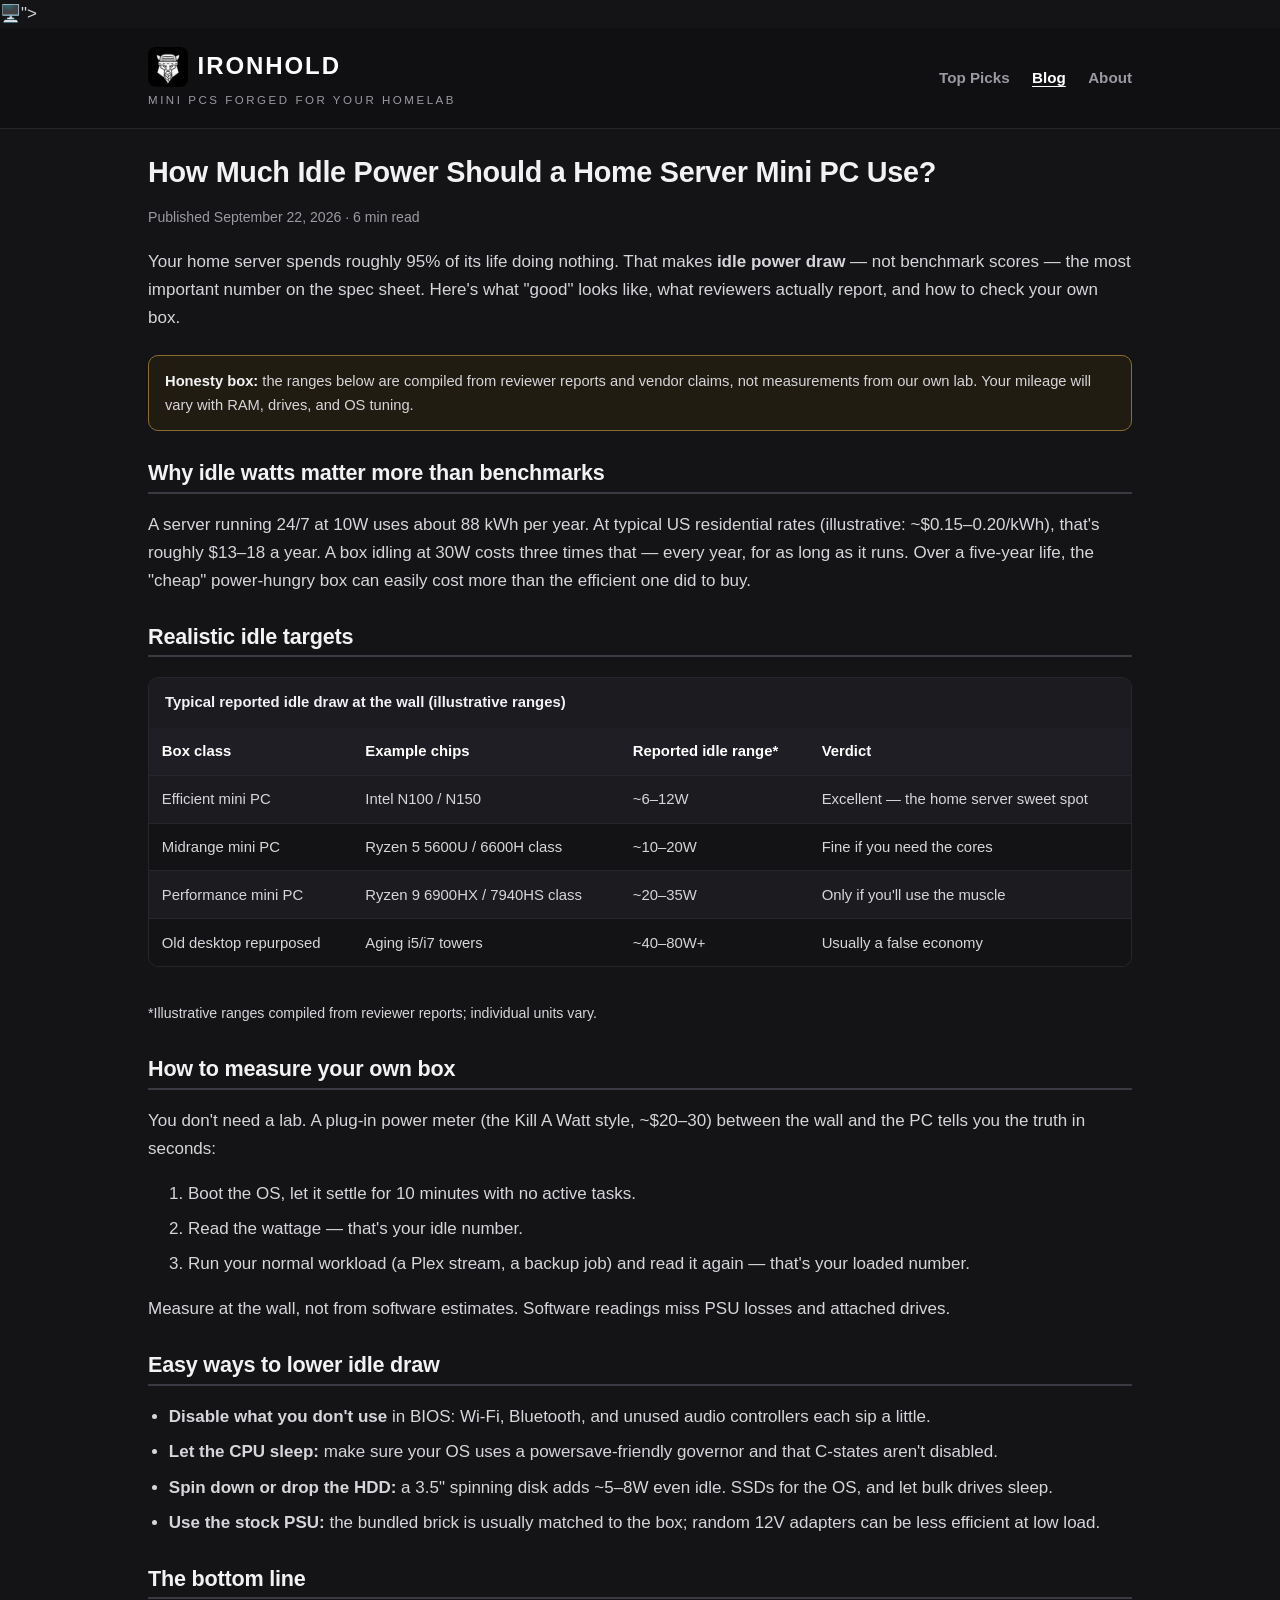
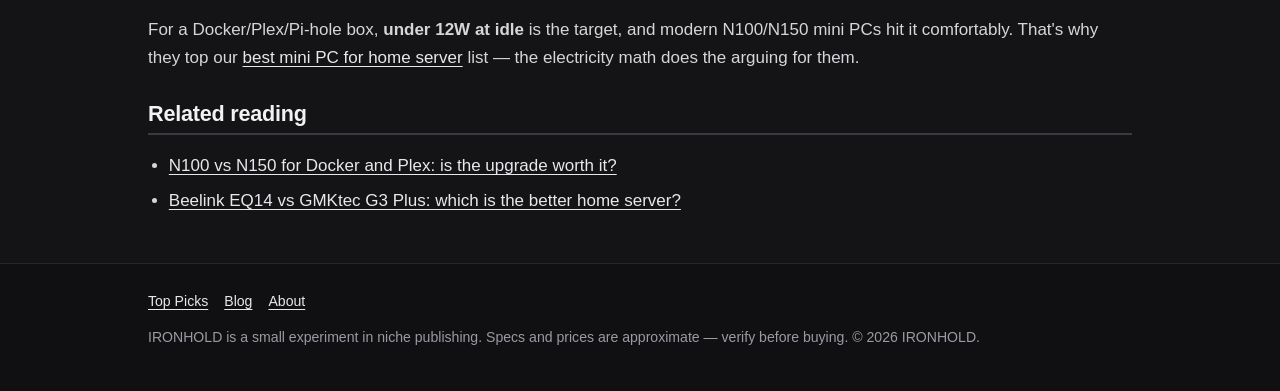
<file: blog/how-much-idle-power-home-server.html>
<!DOCTYPE html>
<html lang="en">
<head>
  <meta charset="utf-8">
  <meta name="viewport" content="width=device-width, initial-scale=1">
  <title>How Much Idle Power Should a Home Server Mini PC Use? (2026 Guide)</title>
  <meta name="description" content="Idle power is the spec that matters most for a 24/7 home server. Realistic idle watt targets for N100/N150 mini PCs, what reviewers report, and how to measure your own box.">
  <link rel="stylesheet" href="../style.css">
  <link rel="icon" href="[data-uri]"><text y='.9em' font-size='90'>🖥️</text></svg>">
</head>
<body>
<a class="skip" href="#main">Skip to content</a>
<header class="site-header">
  <div class="container">
    <a class="brand" href="../index.html"><img class="brand-logo" src="[data-uri]" alt="Ironhold dwarf helmet logo">IRONHOLD<small>MINI PCS FORGED FOR YOUR HOMELAB</small></a>
    <nav class="site-nav" aria-label="Main navigation">
      <ul>
        <li><a href="../index.html">Top Picks</a></li>
        <li><a href="index.html" aria-current="page">Blog</a></li>
        <li><a href="../about.html">About</a></li>
      </ul>
    </nav>
  </div>
</header>

<main id="main">
  <div class="container">
    <article class="post">
      <h1>How Much Idle Power Should a Home Server Mini PC Use?</h1>
      <p class="byline">Published <time datetime="2026-09-22">September 22, 2026</time> · 6 min read</p>

      <p>Your home server spends roughly 95% of its life doing nothing. That makes <strong>idle power draw</strong> — not benchmark scores — the most important number on the spec sheet. Here's what "good" looks like, what reviewers actually report, and how to check your own box.</p>

      <div class="notice" role="note"><strong>Honesty box:</strong> the ranges below are compiled from reviewer reports and vendor claims, not measurements from our own lab. Your mileage will vary with RAM, drives, and OS tuning.</div>

      <h2>Why idle watts matter more than benchmarks</h2>
      <p>A server running 24/7 at 10W uses about 88 kWh per year. At typical US residential rates (illustrative: ~$0.15–0.20/kWh), that's roughly $13–18 a year. A box idling at 30W costs three times that — every year, for as long as it runs. Over a five-year life, the "cheap" power-hungry box can easily cost more than the efficient one did to buy.</p>

      <h2>Realistic idle targets</h2>
      <div class="table-wrap">
        <table class="compare">
          <caption>Typical reported idle draw at the wall (illustrative ranges)</caption>
          <thead>
            <tr><th scope="col">Box class</th><th scope="col">Example chips</th><th scope="col">Reported idle range*</th><th scope="col">Verdict</th></tr>
          </thead>
          <tbody>
            <tr><td>Efficient mini PC</td><td>Intel N100 / N150</td><td>~6–12W</td><td>Excellent — the home server sweet spot</td></tr>
            <tr><td>Midrange mini PC</td><td>Ryzen 5 5600U / 6600H class</td><td>~10–20W</td><td>Fine if you need the cores</td></tr>
            <tr><td>Performance mini PC</td><td>Ryzen 9 6900HX / 7940HS class</td><td>~20–35W</td><td>Only if you'll use the muscle</td></tr>
            <tr><td>Old desktop repurposed</td><td>Aging i5/i7 towers</td><td>~40–80W+</td><td>Usually a false economy</td></tr>
          </tbody>
        </table>
      </div>
      <p><small>*Illustrative ranges compiled from reviewer reports; individual units vary.</small></p>

      <h2>How to measure your own box</h2>
      <p>You don't need a lab. A plug-in power meter (the Kill A Watt style, ~$20–30) between the wall and the PC tells you the truth in seconds:</p>
      <ol>
        <li>Boot the OS, let it settle for 10 minutes with no active tasks.</li>
        <li>Read the wattage — that's your idle number.</li>
        <li>Run your normal workload (a Plex stream, a backup job) and read it again — that's your loaded number.</li>
      </ol>
      <p>Measure at the wall, not from software estimates. Software readings miss PSU losses and attached drives.</p>

      <h2>Easy ways to lower idle draw</h2>
      <ul>
        <li><strong>Disable what you don't use</strong> in BIOS: Wi-Fi, Bluetooth, and unused audio controllers each sip a little.</li>
        <li><strong>Let the CPU sleep:</strong> make sure your OS uses a powersave-friendly governor and that C-states aren't disabled.</li>
        <li><strong>Spin down or drop the HDD:</strong> a 3.5" spinning disk adds ~5–8W even idle. SSDs for the OS, and let bulk drives sleep.</li>
        <li><strong>Use the stock PSU:</strong> the bundled brick is usually matched to the box; random 12V adapters can be less efficient at low load.</li>
      </ul>

      <h2>The bottom line</h2>
      <p>For a Docker/Plex/Pi-hole box, <strong>under 12W at idle</strong> is the target, and modern N100/N150 mini PCs hit it comfortably. That's why they top our <a href="../index.html">best mini PC for home server</a> list — the electricity math does the arguing for them.</p>

      <h2>Related reading</h2>
      <ul>
        <li><a href="n100-vs-n150-docker-plex.html">N100 vs N150 for Docker and Plex: is the upgrade worth it?</a></li>
        <li><a href="beelink-eq14-vs-gmktec-g3-plus.html">Beelink EQ14 vs GMKtec G3 Plus: which is the better home server?</a></li>
      </ul>
    </article>
  </div>
</main>

<footer class="site-footer">
  <div class="container">
    <nav aria-label="Footer navigation">
      <ul>
        <li><a href="../index.html">Top Picks</a></li>
        <li><a href="index.html">Blog</a></li>
        <li><a href="../about.html">About</a></li>
      </ul>
    </nav>
    <p>IRONHOLD is a small experiment in niche publishing. Specs and prices are approximate — verify before buying. © <span id="year">2026</span> IRONHOLD.</p>
  </div>
</footer>

<script src="../script.js"></script>
<!-- Cloudflare Web Analytics --><script type='module' src='https://static.cloudflareinsights.com/beacon.min.js' data-cf-beacon='{"token": "d5a52368ee3c4a71baa21be4d5ca2a77"}'></script><!-- End Cloudflare Web Analytics -->
</body>
</html>
</file>
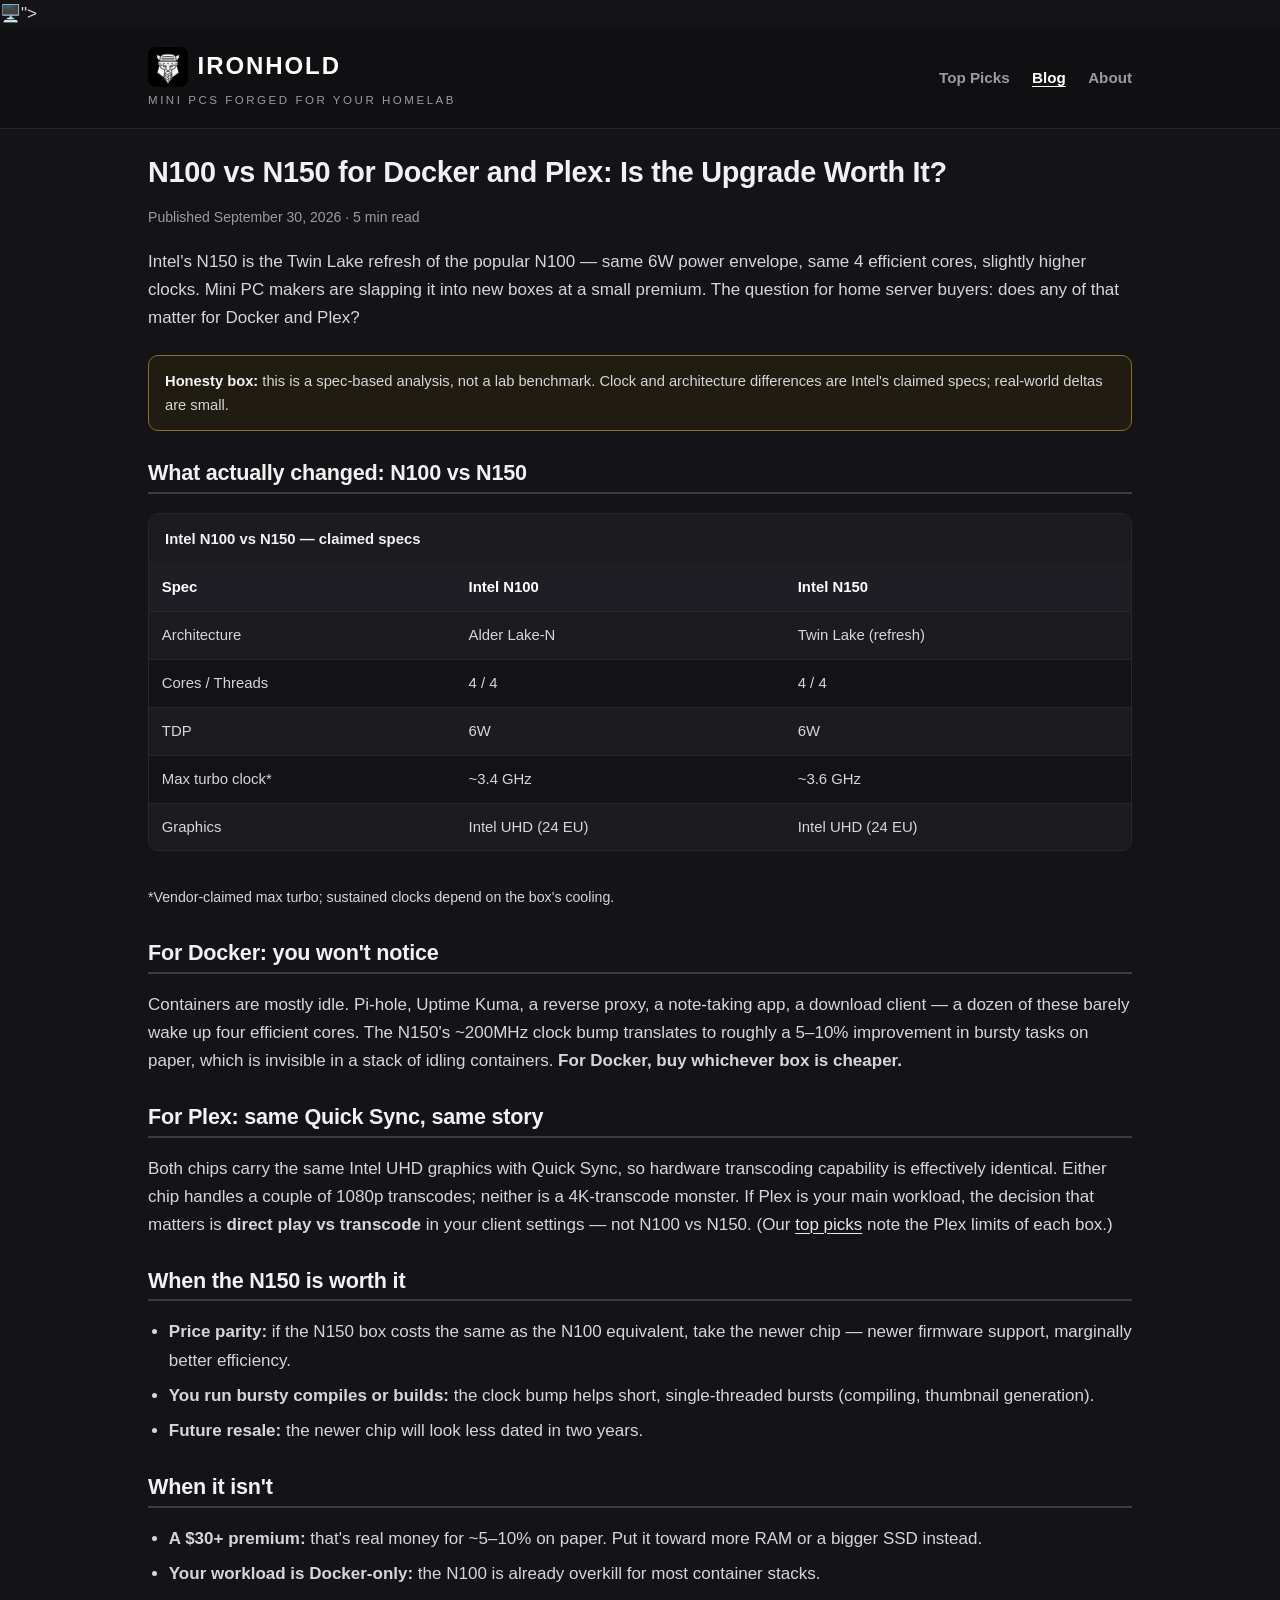
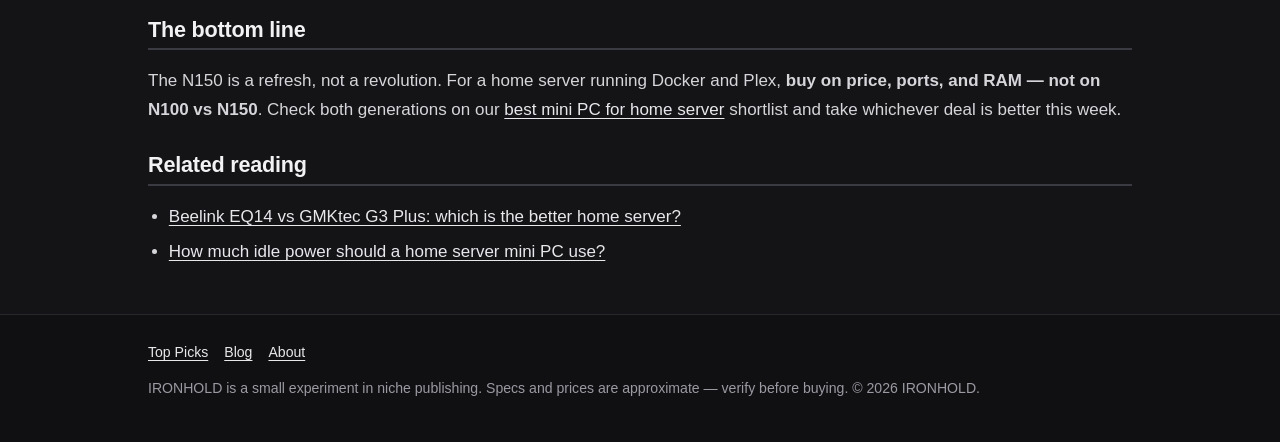
<file: blog/n100-vs-n150-docker-plex.html>
<!DOCTYPE html>
<html lang="en">
<head>
  <meta charset="utf-8">
  <meta name="viewport" content="width=device-width, initial-scale=1">
  <title>N100 vs N150 for Docker and Plex: Is the Upgrade Worth It? (2026)</title>
  <meta name="description" content="Intel N100 vs N150 for a home server: what the Twin Lake refresh actually changes for Docker containers and Plex transcoding, and when to just buy the cheaper N100 box.">
  <link rel="stylesheet" href="../style.css">
  <link rel="icon" href="[data-uri]"><text y='.9em' font-size='90'>🖥️</text></svg>">
</head>
<body>
<a class="skip" href="#main">Skip to content</a>
<header class="site-header">
  <div class="container">
    <a class="brand" href="../index.html"><img class="brand-logo" src="[data-uri]" alt="Ironhold dwarf helmet logo">IRONHOLD<small>MINI PCS FORGED FOR YOUR HOMELAB</small></a>
    <nav class="site-nav" aria-label="Main navigation">
      <ul>
        <li><a href="../index.html">Top Picks</a></li>
        <li><a href="index.html" aria-current="page">Blog</a></li>
        <li><a href="../about.html">About</a></li>
      </ul>
    </nav>
  </div>
</header>

<main id="main">
  <div class="container">
    <article class="post">
      <h1>N100 vs N150 for Docker and Plex: Is the Upgrade Worth It?</h1>
      <p class="byline">Published <time datetime="2026-09-30">September 30, 2026</time> · 5 min read</p>

      <p>Intel's N150 is the Twin Lake refresh of the popular N100 — same 6W power envelope, same 4 efficient cores, slightly higher clocks. Mini PC makers are slapping it into new boxes at a small premium. The question for home server buyers: does any of that matter for Docker and Plex?</p>

      <div class="notice" role="note"><strong>Honesty box:</strong> this is a spec-based analysis, not a lab benchmark. Clock and architecture differences are Intel's claimed specs; real-world deltas are small.</div>

      <h2>What actually changed: N100 vs N150</h2>
      <div class="table-wrap">
        <table class="compare">
          <caption>Intel N100 vs N150 — claimed specs</caption>
          <thead>
            <tr><th scope="col">Spec</th><th scope="col">Intel N100</th><th scope="col">Intel N150</th></tr>
          </thead>
          <tbody>
            <tr><td>Architecture</td><td>Alder Lake-N</td><td>Twin Lake (refresh)</td></tr>
            <tr><td>Cores / Threads</td><td>4 / 4</td><td>4 / 4</td></tr>
            <tr><td>TDP</td><td>6W</td><td>6W</td></tr>
            <tr><td>Max turbo clock*</td><td>~3.4 GHz</td><td>~3.6 GHz</td></tr>
            <tr><td>Graphics</td><td>Intel UHD (24 EU)</td><td>Intel UHD (24 EU)</td></tr>
          </tbody>
        </table>
      </div>
      <p><small>*Vendor-claimed max turbo; sustained clocks depend on the box's cooling.</small></p>

      <h2>For Docker: you won't notice</h2>
      <p>Containers are mostly idle. Pi-hole, Uptime Kuma, a reverse proxy, a note-taking app, a download client — a dozen of these barely wake up four efficient cores. The N150's ~200MHz clock bump translates to roughly a 5–10% improvement in bursty tasks on paper, which is invisible in a stack of idling containers. <strong>For Docker, buy whichever box is cheaper.</strong></p>

      <h2>For Plex: same Quick Sync, same story</h2>
      <p>Both chips carry the same Intel UHD graphics with Quick Sync, so hardware transcoding capability is effectively identical. Either chip handles a couple of 1080p transcodes; neither is a 4K-transcode monster. If Plex is your main workload, the decision that matters is <strong>direct play vs transcode</strong> in your client settings — not N100 vs N150. (Our <a href="../index.html">top picks</a> note the Plex limits of each box.)</p>

      <h2>When the N150 is worth it</h2>
      <ul>
        <li><strong>Price parity:</strong> if the N150 box costs the same as the N100 equivalent, take the newer chip — newer firmware support, marginally better efficiency.</li>
        <li><strong>You run bursty compiles or builds:</strong> the clock bump helps short, single-threaded bursts (compiling, thumbnail generation).</li>
        <li><strong>Future resale:</strong> the newer chip will look less dated in two years.</li>
      </ul>

      <h2>When it isn't</h2>
      <ul>
        <li><strong>A $30+ premium:</strong> that's real money for ~5–10% on paper. Put it toward more RAM or a bigger SSD instead.</li>
        <li><strong>Your workload is Docker-only:</strong> the N100 is already overkill for most container stacks.</li>
      </ul>

      <h2>The bottom line</h2>
      <p>The N150 is a refresh, not a revolution. For a home server running Docker and Plex, <strong>buy on price, ports, and RAM — not on N100 vs N150</strong>. Check both generations on our <a href="../index.html">best mini PC for home server</a> shortlist and take whichever deal is better this week.</p>

      <h2>Related reading</h2>
      <ul>
        <li><a href="beelink-eq14-vs-gmktec-g3-plus.html">Beelink EQ14 vs GMKtec G3 Plus: which is the better home server?</a></li>
        <li><a href="how-much-idle-power-home-server.html">How much idle power should a home server mini PC use?</a></li>
      </ul>
    </article>
  </div>
</main>

<footer class="site-footer">
  <div class="container">
    <nav aria-label="Footer navigation">
      <ul>
        <li><a href="../index.html">Top Picks</a></li>
        <li><a href="index.html">Blog</a></li>
        <li><a href="../about.html">About</a></li>
      </ul>
    </nav>
    <p>IRONHOLD is a small experiment in niche publishing. Specs and prices are approximate — verify before buying. © <span id="year">2026</span> IRONHOLD.</p>
  </div>
</footer>

<script src="../script.js"></script>
<!-- Cloudflare Web Analytics --><script type='module' src='https://static.cloudflareinsights.com/beacon.min.js' data-cf-beacon='{"token": "d5a52368ee3c4a71baa21be4d5ca2a77"}'></script><!-- End Cloudflare Web Analytics -->
</body>
</html>
</file>
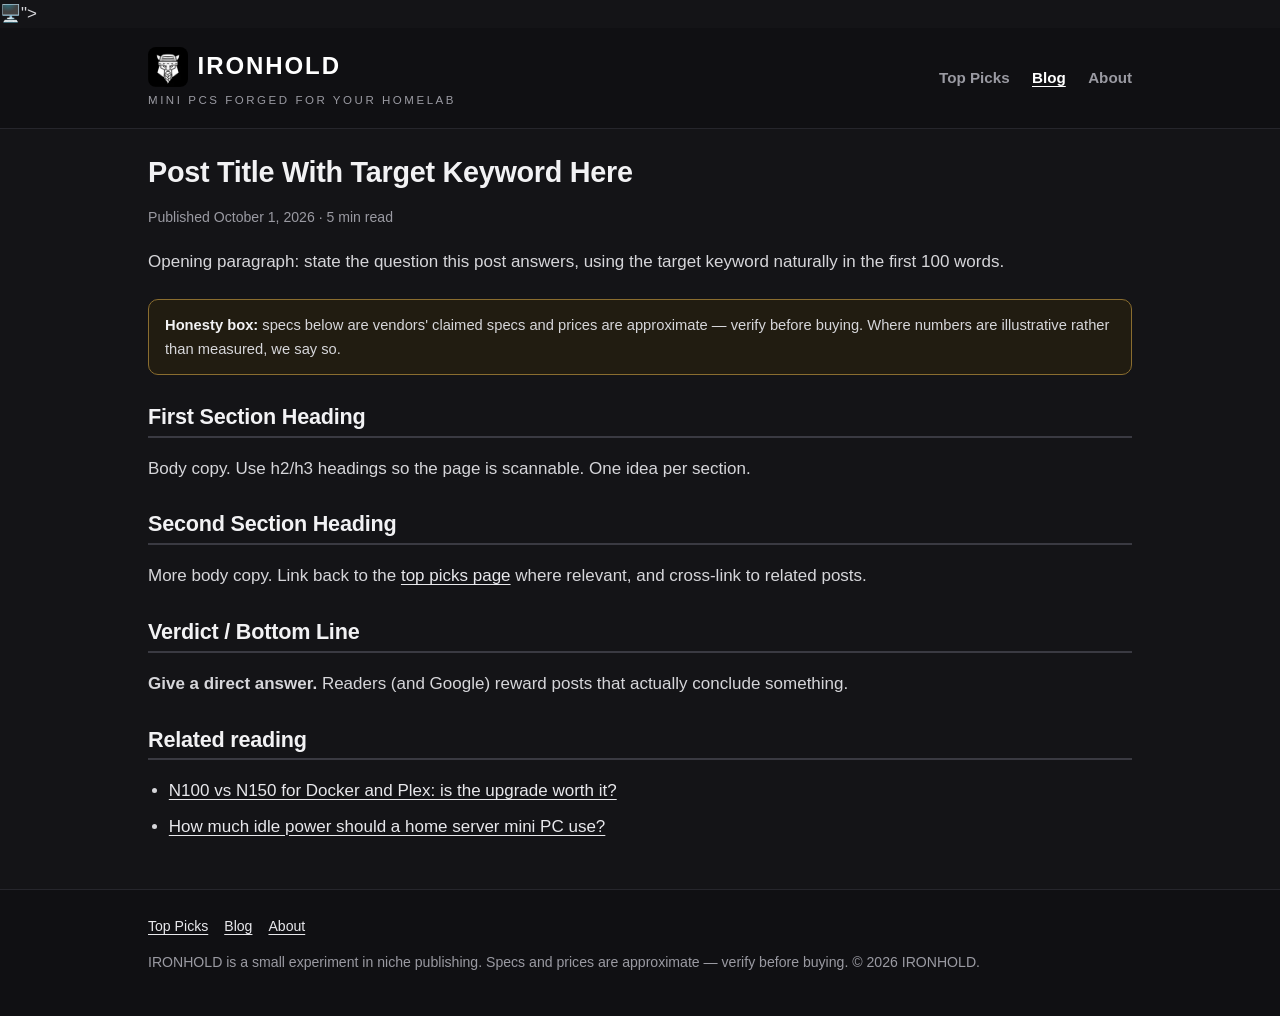
<file: blog/new-post-template.html>
<!DOCTYPE html>
<html lang="en">
<head>
  <meta charset="utf-8">
  <meta name="viewport" content="width=device-width, initial-scale=1">
  <!-- TODO: write a unique, keyword-targeted title under ~60 characters -->
  <title>POST TITLE HERE — IRONHOLD</title>
  <!-- TODO: write a unique meta description, ~150-160 characters, with the target keyword -->
  <meta name="description" content="POST DESCRIPTION HERE">
  <link rel="stylesheet" href="../style.css">
  <link rel="icon" href="[data-uri]"><text y='.9em' font-size='90'>🖥️</text></svg>">
</head>
<body>
<a class="skip" href="#main">Skip to content</a>
<header class="site-header">
  <div class="container">
    <a class="brand" href="../index.html"><img class="brand-logo" src="[data-uri]" alt="Ironhold dwarf helmet logo">IRONHOLD<small>MINI PCS FORGED FOR YOUR HOMELAB</small></a>
    <nav class="site-nav" aria-label="Main navigation">
      <ul>
        <li><a href="../index.html">Top Picks</a></li>
        <li><a href="index.html" aria-current="page">Blog</a></li>
        <li><a href="../about.html">About</a></li>
      </ul>
    </nav>
  </div>
</header>

<main id="main">
  <div class="container">
    <article class="post">
      <!-- TODO: H1 should contain the target search keyword, phrased naturally -->
      <h1>Post Title With Target Keyword Here</h1>
      <!-- TODO: set the publish date -->
      <p class="byline">Published <time datetime="2026-10-01">October 1, 2026</time> · 5 min read</p>

      <p>Opening paragraph: state the question this post answers, using the target keyword naturally in the first 100 words.</p>

      <div class="notice" role="note"><strong>Honesty box:</strong> specs below are vendors' claimed specs and prices are approximate — verify before buying. Where numbers are illustrative rather than measured, we say so.</div>

      <h2>First Section Heading</h2>
      <p>Body copy. Use h2/h3 headings so the page is scannable. One idea per section.</p>

      <h2>Second Section Heading</h2>
      <p>More body copy. Link back to the <a href="../index.html">top picks page</a> where relevant, and cross-link to related posts.</p>

      <h2>Verdict / Bottom Line</h2>
      <p><strong>Give a direct answer.</strong> Readers (and Google) reward posts that actually conclude something.</p>

      <h2>Related reading</h2>
      <ul>
        <li><a href="n100-vs-n150-docker-plex.html">N100 vs N150 for Docker and Plex: is the upgrade worth it?</a></li>
        <li><a href="how-much-idle-power-home-server.html">How much idle power should a home server mini PC use?</a></li>
      </ul>
    </article>
  </div>
</main>

<footer class="site-footer">
  <div class="container">
    <nav aria-label="Footer navigation">
      <ul>
        <li><a href="../index.html">Top Picks</a></li>
        <li><a href="index.html">Blog</a></li>
        <li><a href="../about.html">About</a></li>
      </ul>
    </nav>
    <p>IRONHOLD is a small experiment in niche publishing. Specs and prices are approximate — verify before buying. © <span id="year">2026</span> IRONHOLD.</p>
  </div>
</footer>

<script src="../script.js"></script>
<!-- Cloudflare Web Analytics --><script type='module' src='https://static.cloudflareinsights.com/beacon.min.js' data-cf-beacon='{"token": "d5a52368ee3c4a71baa21be4d5ca2a77"}'></script><!-- End Cloudflare Web Analytics -->
</body>
</html>
</file>
<file: style.css>
/* IRONHOLD — dark forge theme. Shared brand family with KEYHOLD.
   Blacks and dark greys, ember accents. No frameworks, no webfonts. */

:root {
  --bg: #141417;
  --bg-deep: #1b1b20;
  --ink: #d6d6da;
  --ink-soft: #9a9aa2;
  --ink-faint: #6e6e76;
  --ember: #d08a4e;         /* forge ember */
  --line: #26262c;
  --card: #1b1b20;
  --radius: 10px;
}

* { box-sizing: border-box; }
html { -webkit-text-size-adjust: 100%; scroll-behavior: smooth; }

body {
  margin: 0;
  background: var(--bg);
  color: var(--ink);
  font-family: -apple-system, BlinkMacSystemFont, "Segoe UI", Roboto, Helvetica, Arial, sans-serif;
  font-size: 17px;
  line-height: 1.65;
}

h1, h2, h3 {
  line-height: 1.25;
  color: #f2f2f4;
  font-weight: 700;
  letter-spacing: -0.01em;
}
h1 { font-size: 2rem; margin: 0 0 0.5rem; }
h2 { font-size: 1.5rem; margin: 2.2rem 0 0.75rem; border-bottom: 2px solid #3a3a42; padding-bottom: 0.3rem; }
h3 { font-size: 1.25rem; margin: 1.5rem 0 0.5rem; }

a { color: #e8e8ec; text-decoration-thickness: 1px; text-underline-offset: 3px; }
a:hover { color: var(--ember); }

img { max-width: 100%; height: auto; }

.container { max-width: 1024px; margin: 0 auto; padding: 0 1.25rem; }

/* ---------- header ---------- */
.site-header {
  background: #101013;
  color: var(--ink);
  border-bottom: 1px solid var(--line);
}
.site-header .container {
  display: flex; align-items: center; justify-content: space-between;
  gap: 1rem; padding-top: 1.1rem; padding-bottom: 1.1rem;
}
.brand {
  color: #fff; text-decoration: none;
  font-weight: 800; font-size: 1.5rem; letter-spacing: 0.08em;
}
.brand small {
  display: block; font-weight: 400; font-size: 0.72rem;
  color: var(--ink-soft); letter-spacing: 0.22em; margin-top: 0.25rem;
}
.brand-logo { height: 40px; width: 40px; border-radius: 8px; vertical-align: middle; margin-right: 0.6rem; }
.site-nav ul { list-style: none; margin: 0; padding: 0; display: flex; gap: 1.4rem; }
.site-nav a { color: var(--ink-soft); text-decoration: none; font-weight: 600; font-size: 0.95rem; }
.site-nav a:hover, .site-nav a[aria-current="page"] { color: #fff; text-decoration: underline; }

/* ---------- hero ---------- */
.hero {
  background: var(--bg-deep);
  border-bottom: 1px solid var(--line);
  padding: 2.2rem 0 1.8rem;
}
.hero p.lede { font-size: 1.1rem; color: var(--ink-soft); max-width: 60ch; }
.updated {
  display: inline-block; margin-top: 0.8rem; font-size: 0.85rem;
  background: #1e1e24; border: 1px solid var(--line); border-radius: 999px;
  padding: 0.25rem 0.9rem; color: var(--ink-soft);
}
.updated strong { color: #fff; }

/* ---------- honesty box ---------- */
.notice {
  background: #211c11;
  border: 1px solid #8a6d2f;
  border-radius: var(--radius);
  padding: 0.8rem 1rem;
  font-size: 0.92rem;
  margin: 1.4rem 0;
  color: var(--ink);
}
.notice strong { color: #f2f2f4; }

/* ---------- comparison table ---------- */
.table-wrap {
  overflow-x: auto; margin: 1.2rem 0 2rem;
  border: 1px solid var(--line); border-radius: var(--radius);
}
table.compare {
  border-collapse: collapse; width: 100%; min-width: 640px;
  font-size: 0.93rem; background: var(--card); margin: 0;
}
table.compare caption {
  text-align: left; font-weight: 700; padding: 0.8rem 1rem;
  background: var(--bg-deep); color: #f2f2f4;
}
table.compare th, table.compare td {
  text-align: left; padding: 0.7rem 0.8rem;
  border-bottom: 1px solid var(--line); vertical-align: top;
}
table.compare thead th { background: #1e1e24; color: #fff; white-space: nowrap; }
table.compare tbody tr:nth-child(even) td { background: #131316; }
table.compare tbody tr:last-child td { border-bottom: none; }

.badge {
  display: inline-block; background: #2c2c34; color: #e8e8ec;
  border: 1px solid #3a3a44;
  font-size: 0.72rem; font-weight: 700; padding: 0.15rem 0.55rem;
  border-radius: 999px; text-transform: uppercase; letter-spacing: 0.4px;
  white-space: nowrap;
}

/* ---------- pick cards ---------- */
.pick-grid { display: grid; grid-template-columns: 1fr 1fr; gap: 1.6rem; margin: 1.6rem 0 0.4rem; }
.pick-grid .pick { margin: 0; }
@media (max-width: 800px) { .pick-grid { grid-template-columns: 1fr; } }

.pick {
  background: var(--card);
  border: 1px solid var(--line);
  border-radius: var(--radius);
  padding: 1.4rem 1.5rem;
  margin: 1.4rem 0;
  position: relative;
}
.pick > .badge {
  position: absolute; top: -0.85rem; left: 1.2rem;
}
.pick h3 { margin: 0.6rem 0 0.5rem; font-size: 1.35rem; }
.pick .verdict { margin: 0.4rem 0 0.8rem; color: var(--ink); }
.pick p { margin: 0.6rem 0; }

.tagline {
  font-style: italic; font-size: 1.05rem; color: var(--ember);
  margin: 0.5rem 0 0.8rem; line-height: 1.45;
}

.pick-img {
  display: block;
  width: 100%;
  max-width: 340px;
  max-height: 260px;
  object-fit: contain;
  background: #0a0a0c;
  border: 1px solid var(--line);
  border-radius: 8px;
  margin: 1rem 0;
  padding: 0.75rem;
}

.spec-list {
  display: grid; grid-template-columns: repeat(auto-fit, minmax(150px, 1fr));
  gap: 0.4rem 0.9rem; list-style: none; margin: 0.6rem 0; padding: 0;
  font-size: 0.92rem;
}
.spec-list li { background: #1c1c21; border-radius: 6px; padding: 0.35rem 0.6rem; }
.spec-list strong { color: var(--ink-faint); font-weight: 600; }

.pros-cons { display: grid; grid-template-columns: 1fr 1fr; gap: 1rem; margin: 0.6rem 0 0; }
.pros-cons h4 { margin: 0.2rem 0 0.3rem; font-size: 0.95rem; color: #f2f2f4; }
.pros-cons ul { margin: 0.2rem 0; padding-left: 1.2rem; font-size: 0.93rem; color: var(--ink-soft); }
@media (max-width: 600px) { .pros-cons { grid-template-columns: 1fr; } }

.hist-link { font-size: 0.85rem; margin: 0.9rem 0 0; color: var(--ink-faint); }
.hist-link a { color: var(--ink-faint); }
.hist-link a:hover { color: var(--ember); }

/* ---------- blog ---------- */
.post-list { list-style: none; margin: 1.2rem 0; padding: 0; }
.post-list li {
  background: var(--card); border: 1px solid var(--line);
  border-radius: var(--radius); padding: 1.1rem 1.3rem; margin-bottom: 1rem;
}
.post-list h2, .post-list h3 { margin: 0 0 0.3rem; font-size: 1.25rem; border: none; padding: 0; }
.post-list time { font-size: 0.85rem; color: var(--ink-soft); }
.post-list p { margin: 0.4rem 0 0; color: var(--ink-soft); }

article.post h1 { font-size: 1.8rem; line-height: 1.3; margin: 1.6rem 0 0.3rem; }
article.post .byline { font-size: 0.88rem; color: var(--ink-soft); margin-bottom: 1.2rem; }
article.post h2 { margin-top: 1.8rem; font-size: 1.35rem; }
article.post h3 { margin-top: 1.4rem; font-size: 1.12rem; }
article.post figure { margin: 1.2rem 0; }
article.post ul { padding-left: 1.3rem; }
article.post li { margin-bottom: 0.45rem; }
.read-more { font-weight: 600; }

/* ---------- footer ---------- */
.site-footer {
  margin-top: 3rem;
  background: #101013;
  border-top: 1px solid var(--line);
  color: var(--ink-soft);
  font-size: 0.88rem;
}
.site-footer .container { padding-top: 1.6rem; padding-bottom: 2.2rem; }
.site-footer nav ul {
  list-style: none; margin: 0 0 0.8rem; padding: 0;
  display: flex; gap: 1rem; flex-wrap: wrap;
}
.site-footer a { color: #e8e8ec; }
.site-footer p { margin: 0.4rem 0; }

/* ---------- accessibility ---------- */
.skip { position: absolute; left: -9999px; }
.skip:focus {
  left: 1rem; top: 1rem; background: #fff; color: #000;
  padding: 0.5rem 1rem; z-index: 99; border: 2px solid var(--ember);
}

@media (max-width: 560px) {
  body { font-size: 16px; }
  h1 { font-size: 1.7rem; }
  .pick { padding: 1.1rem; }
}

/* ---------- fresh updates box ---------- */
.fresh-box {
  background: var(--card);
  border: 1px solid var(--line);
  border-left: 3px solid var(--ember);
  border-radius: var(--radius);
  padding: 1rem 1.3rem;
  margin: 1.6rem 0;
}
.fresh-box h2 {
  margin: 0 0 0.5rem; font-size: 1.02rem; letter-spacing: 0.05em;
  text-transform: uppercase; border: none; padding: 0;
}
.fresh-box ul { margin: 0; padding: 0; list-style: none; }
.fresh-box li { margin: 0.35rem 0; font-size: 0.93rem; color: var(--ink-soft); }
.fresh-box time { color: var(--ember); font-weight: 700; font-size: 0.85rem; white-space: nowrap; }
</file>
